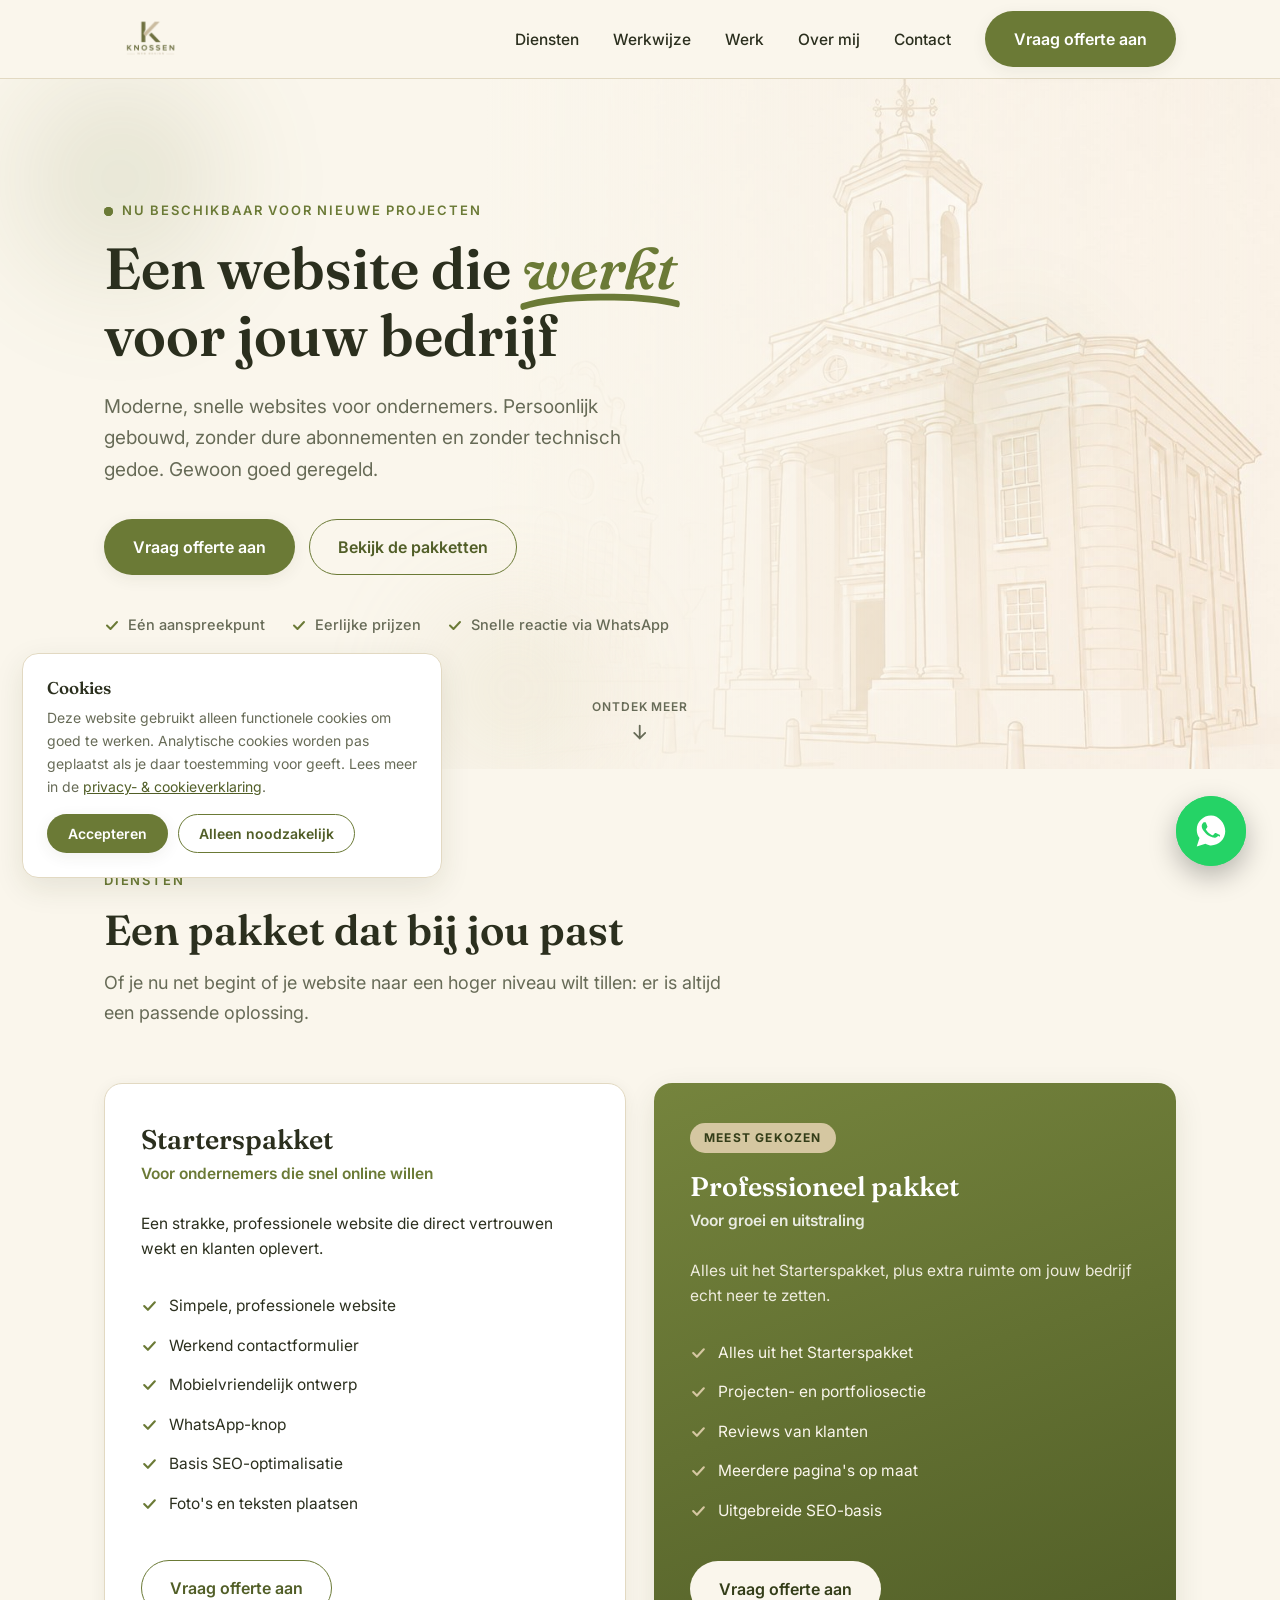
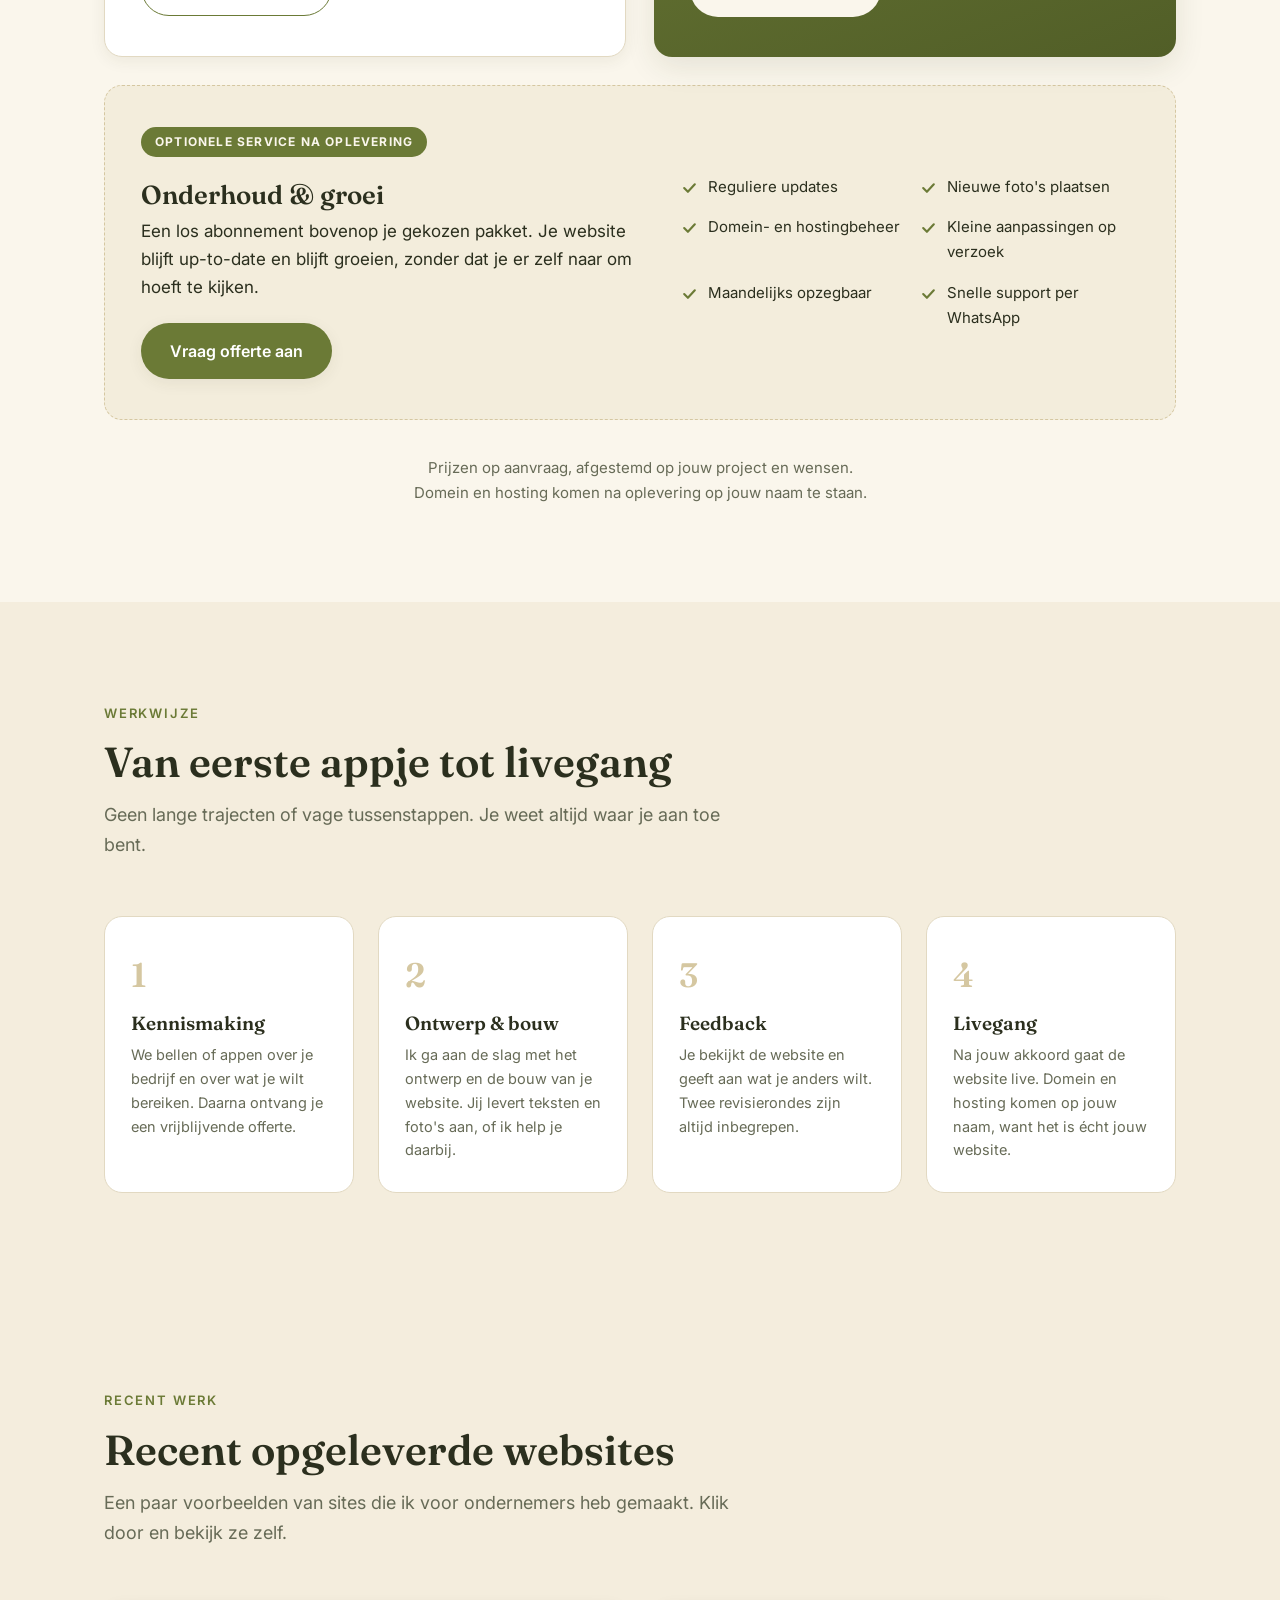
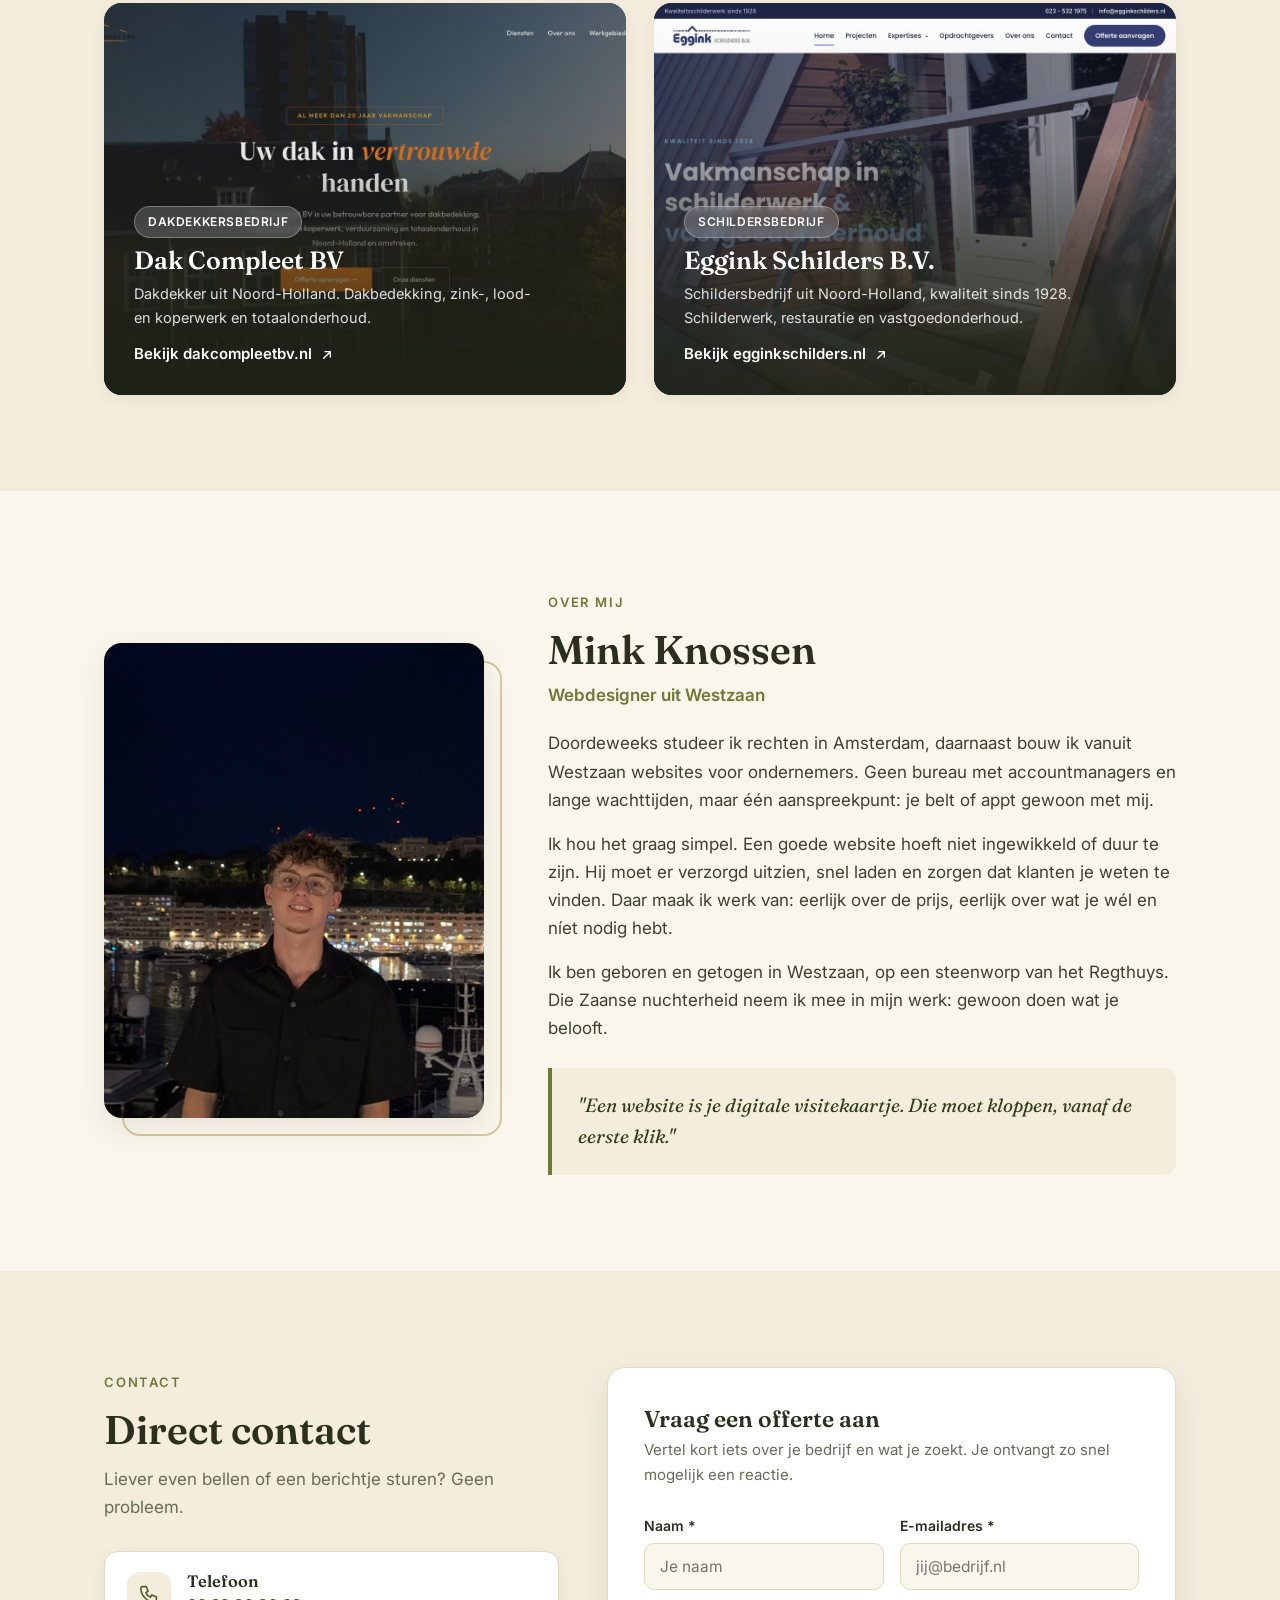
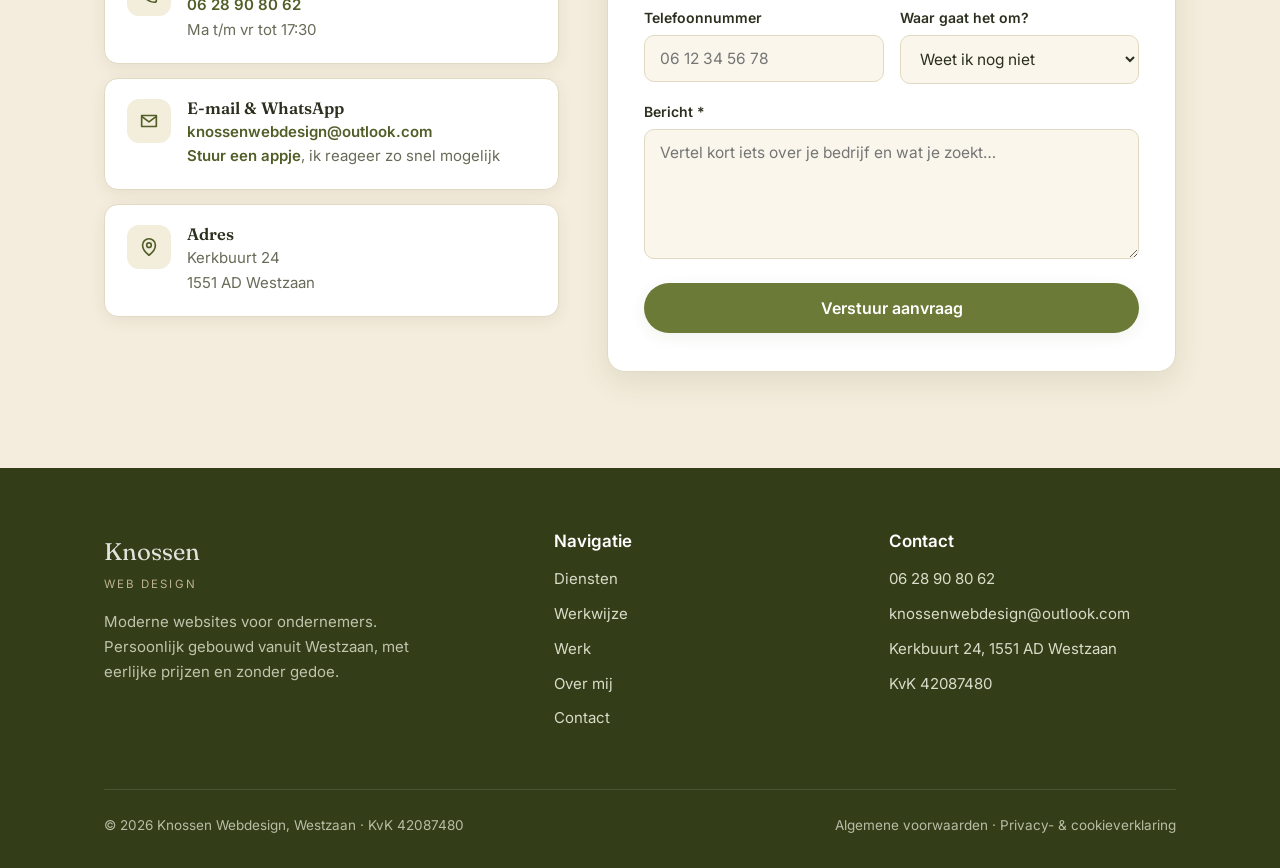
<file: index.html>
<!DOCTYPE html>
<html lang="nl">
<head>
  <meta charset="UTF-8">
  <meta name="viewport" content="width=device-width, initial-scale=1.0">
  <meta name="description" content="Knossen Webdesign: moderne, snelle websites voor ondernemers. Persoonlijk gebouwd vanuit Westzaan, met eerlijke prijzen en één aanspreekpunt.">
  <link rel="canonical" href="https://knossenwebdesign.nl/">
  <title>Knossen Webdesign | Websites voor ondernemers, vanuit Westzaan</title>
  <link rel="icon" type="image/png" href="logo.png">
  <link rel="preconnect" href="https://fonts.googleapis.com">
  <link rel="preconnect" href="https://fonts.gstatic.com" crossorigin>
  <link href="https://fonts.googleapis.com/css2?family=Inter:wght@400;500;600;700&family=Fraunces:ital,opsz,wght@0,9..144,500;0,9..144,600;1,9..144,500&display=swap" rel="stylesheet">
  <link rel="stylesheet" href="style.css">
  <noscript><style>.reveal { opacity: 1; transform: none; }</style></noscript>
  <script type="application/ld+json">
  {
    "@context": "https://schema.org",
    "@graph": [
      {
        "@type": "WebSite",
        "@id": "https://knossenwebdesign.nl/#website",
        "name": "Knossen Webdesign",
        "url": "https://knossenwebdesign.nl",
        "inLanguage": "nl-NL"
      },
      {
        "@type": ["LocalBusiness", "ProfessionalService"],
        "@id": "https://knossenwebdesign.nl/#organization",
        "name": "Knossen Webdesign",
        "url": "https://knossenwebdesign.nl",
        "description": "Moderne, snelle websites voor ondernemers en kleine bedrijven. Persoonlijk contact, eerlijke prijzen en van A tot Z geregeld.",
        "telephone": "+31628908062",
        "email": "knossenwebdesign@outlook.com",
        "image": "https://knossenwebdesign.nl/logo.png",
        "address": {
          "@type": "PostalAddress",
          "streetAddress": "Kerkbuurt 24",
          "addressLocality": "Westzaan",
          "postalCode": "1551 AD",
          "addressCountry": "NL"
        },
        "founder": { "@type": "Person", "name": "Mink Knossen" },
        "areaServed": { "@type": "Country", "name": "Nederland" },
        "openingHours": "Mo-Fr 09:00-17:30",
        "priceRange": "€€",
        "identifier": {
          "@type": "PropertyValue",
          "propertyID": "KvK",
          "value": "42087480"
        }
      }
    ]
  }
  </script>
</head>
<body>

  <!-- ===== Header ===== -->
  <header class="site-header">
    <div class="container nav">
      <a class="nav-logo" href="#" aria-label="Knossen Webdesign, naar boven">
        <img src="logo.png" alt="Knossen Webdesign logo">
      </a>
      <button class="nav-toggle" aria-label="Menu openen" aria-expanded="false">
        <span></span><span></span><span></span>
      </button>
      <ul class="nav-links" id="nav-links">
        <li><a href="#diensten">Diensten</a></li>
        <li><a href="#werkwijze">Werkwijze</a></li>
        <li><a href="#werk">Werk</a></li>
        <li><a href="#over-mij">Over mij</a></li>
        <li><a href="#contact">Contact</a></li>
        <li><a class="btn btn-primary" href="#contact">Vraag offerte aan</a></li>
      </ul>
    </div>
  </header>

  <!-- ===== Hero ===== -->
  <section class="hero">
    <div class="hero-bg" aria-hidden="true"></div>
    <div class="hero-deco" aria-hidden="true">
      <span class="blob blob-1"></span>
      <span class="blob blob-2"></span>
      <span class="blob blob-3"></span>
    </div>
    <div class="container">
      <div class="hero-inner">
        <span class="eyebrow"><span class="status-dot"></span>Nu beschikbaar voor nieuwe projecten</span>
        <h1>Een website die <em>werkt<svg class="onderstreep" viewBox="0 0 200 18" preserveAspectRatio="none" aria-hidden="true"><path d="M3 13 C50 4, 150 4, 197 11" fill="none" stroke="#6B7A36" stroke-width="5" stroke-linecap="round"/></svg></em> voor jouw bedrijf</h1>
        <p class="lead">Moderne, snelle websites voor ondernemers. Persoonlijk gebouwd, zonder dure abonnementen en zonder technisch gedoe. Gewoon goed geregeld.</p>
        <div class="hero-cta">
          <a class="btn btn-primary" href="#contact">Vraag offerte aan</a>
          <a class="btn btn-outline" href="#diensten">Bekijk de pakketten</a>
        </div>
        <ul class="hero-usps">
          <li><svg width="16" height="16" viewBox="0 0 16 16" fill="none"><path d="M3 8.5l3.5 3.5L13 5" stroke="#6B7A36" stroke-width="2" stroke-linecap="round" stroke-linejoin="round"/></svg>Eén aanspreekpunt</li>
          <li><svg width="16" height="16" viewBox="0 0 16 16" fill="none"><path d="M3 8.5l3.5 3.5L13 5" stroke="#6B7A36" stroke-width="2" stroke-linecap="round" stroke-linejoin="round"/></svg>Eerlijke prijzen</li>
          <li><svg width="16" height="16" viewBox="0 0 16 16" fill="none"><path d="M3 8.5l3.5 3.5L13 5" stroke="#6B7A36" stroke-width="2" stroke-linecap="round" stroke-linejoin="round"/></svg>Snelle reactie via WhatsApp</li>
        </ul>
      </div>
    </div>
    <a class="scroll-hint" href="#diensten" aria-label="Scroll naar beneden">
      <span>Ontdek meer</span>
      <svg viewBox="0 0 24 24" fill="none"><path d="M12 5v14M6 13l6 6 6-6" stroke="currentColor" stroke-width="2" stroke-linecap="round" stroke-linejoin="round"/></svg>
    </a>
  </section>

  <!-- ===== Diensten ===== -->
  <section class="section" id="diensten">
    <div class="container">
      <div class="section-head reveal">
        <span class="eyebrow">Diensten</span>
        <h2>Een pakket dat bij jou past</h2>
        <p>Of je nu net begint of je website naar een hoger niveau wilt tillen: er is altijd een passende oplossing.</p>
      </div>

      <div class="pakketten">
        <!-- Starterspakket -->
        <article class="pakket reveal">
          <h3>Starterspakket</h3>
          <p class="pakket-sub">Voor ondernemers die snel online willen</p>
          <p>Een strakke, professionele website die direct vertrouwen wekt en klanten oplevert.</p>
          <ul>
            <li><svg width="17" height="17" viewBox="0 0 16 16" fill="none"><path d="M3 8.5l3.5 3.5L13 5" stroke="#6B7A36" stroke-width="2" stroke-linecap="round" stroke-linejoin="round"/></svg>Simpele, professionele website</li>
            <li><svg width="17" height="17" viewBox="0 0 16 16" fill="none"><path d="M3 8.5l3.5 3.5L13 5" stroke="#6B7A36" stroke-width="2" stroke-linecap="round" stroke-linejoin="round"/></svg>Werkend contactformulier</li>
            <li><svg width="17" height="17" viewBox="0 0 16 16" fill="none"><path d="M3 8.5l3.5 3.5L13 5" stroke="#6B7A36" stroke-width="2" stroke-linecap="round" stroke-linejoin="round"/></svg>Mobielvriendelijk ontwerp</li>
            <li><svg width="17" height="17" viewBox="0 0 16 16" fill="none"><path d="M3 8.5l3.5 3.5L13 5" stroke="#6B7A36" stroke-width="2" stroke-linecap="round" stroke-linejoin="round"/></svg>WhatsApp-knop</li>
            <li><svg width="17" height="17" viewBox="0 0 16 16" fill="none"><path d="M3 8.5l3.5 3.5L13 5" stroke="#6B7A36" stroke-width="2" stroke-linecap="round" stroke-linejoin="round"/></svg>Basis SEO-optimalisatie</li>
            <li><svg width="17" height="17" viewBox="0 0 16 16" fill="none"><path d="M3 8.5l3.5 3.5L13 5" stroke="#6B7A36" stroke-width="2" stroke-linecap="round" stroke-linejoin="round"/></svg>Foto's en teksten plaatsen</li>
          </ul>
          <a class="btn btn-outline" href="#contact" data-pakket="Starterspakket">Vraag offerte aan</a>
        </article>

        <!-- Professioneel pakket -->
        <article class="pakket featured reveal" style="--d:.15s">
          <span class="pakket-badge">Meest gekozen</span>
          <h3>Professioneel pakket</h3>
          <p class="pakket-sub">Voor groei en uitstraling</p>
          <p>Alles uit het Starterspakket, plus extra ruimte om jouw bedrijf echt neer te zetten.</p>
          <ul>
            <li><svg width="17" height="17" viewBox="0 0 16 16" fill="none"><path d="M3 8.5l3.5 3.5L13 5" stroke="#D5C7A1" stroke-width="2" stroke-linecap="round" stroke-linejoin="round"/></svg>Alles uit het Starterspakket</li>
            <li><svg width="17" height="17" viewBox="0 0 16 16" fill="none"><path d="M3 8.5l3.5 3.5L13 5" stroke="#D5C7A1" stroke-width="2" stroke-linecap="round" stroke-linejoin="round"/></svg>Projecten- en portfoliosectie</li>
            <li><svg width="17" height="17" viewBox="0 0 16 16" fill="none"><path d="M3 8.5l3.5 3.5L13 5" stroke="#D5C7A1" stroke-width="2" stroke-linecap="round" stroke-linejoin="round"/></svg>Reviews van klanten</li>
            <li><svg width="17" height="17" viewBox="0 0 16 16" fill="none"><path d="M3 8.5l3.5 3.5L13 5" stroke="#D5C7A1" stroke-width="2" stroke-linecap="round" stroke-linejoin="round"/></svg>Meerdere pagina's op maat</li>
            <li><svg width="17" height="17" viewBox="0 0 16 16" fill="none"><path d="M3 8.5l3.5 3.5L13 5" stroke="#D5C7A1" stroke-width="2" stroke-linecap="round" stroke-linejoin="round"/></svg>Uitgebreide SEO-basis</li>
          </ul>
          <a class="btn" href="#contact" data-pakket="Professioneel pakket">Vraag offerte aan</a>
        </article>
      </div>

      <!-- Onderhoud & groei -->
      <article class="onderhoud reveal">
        <div class="onderhoud-grid">
          <div>
            <span class="pakket-badge">Optionele service na oplevering</span>
            <h3>Onderhoud &amp; groei</h3>
            <p>Een los abonnement bovenop je gekozen pakket. Je website blijft up-to-date en blijft groeien, zonder dat je er zelf naar om hoeft te kijken.</p>
            <a class="btn btn-primary" href="#contact" data-pakket="Onderhoud &amp; groei">Vraag offerte aan</a>
          </div>
          <ul>
            <li><svg width="17" height="17" viewBox="0 0 16 16" fill="none"><path d="M3 8.5l3.5 3.5L13 5" stroke="#6B7A36" stroke-width="2" stroke-linecap="round" stroke-linejoin="round"/></svg>Reguliere updates</li>
            <li><svg width="17" height="17" viewBox="0 0 16 16" fill="none"><path d="M3 8.5l3.5 3.5L13 5" stroke="#6B7A36" stroke-width="2" stroke-linecap="round" stroke-linejoin="round"/></svg>Nieuwe foto's plaatsen</li>
            <li><svg width="17" height="17" viewBox="0 0 16 16" fill="none"><path d="M3 8.5l3.5 3.5L13 5" stroke="#6B7A36" stroke-width="2" stroke-linecap="round" stroke-linejoin="round"/></svg>Domein- en hostingbeheer</li>
            <li><svg width="17" height="17" viewBox="0 0 16 16" fill="none"><path d="M3 8.5l3.5 3.5L13 5" stroke="#6B7A36" stroke-width="2" stroke-linecap="round" stroke-linejoin="round"/></svg>Kleine aanpassingen op verzoek</li>
            <li><svg width="17" height="17" viewBox="0 0 16 16" fill="none"><path d="M3 8.5l3.5 3.5L13 5" stroke="#6B7A36" stroke-width="2" stroke-linecap="round" stroke-linejoin="round"/></svg>Maandelijks opzegbaar</li>
            <li><svg width="17" height="17" viewBox="0 0 16 16" fill="none"><path d="M3 8.5l3.5 3.5L13 5" stroke="#6B7A36" stroke-width="2" stroke-linecap="round" stroke-linejoin="round"/></svg>Snelle support per WhatsApp</li>
          </ul>
        </div>
      </article>

      <p class="diensten-note reveal">Prijzen op aanvraag, afgestemd op jouw project en wensen.<br>Domein en hosting komen na oplevering op jouw naam te staan.</p>
    </div>
  </section>

  <!-- ===== Werkwijze ===== -->
  <section class="section werkwijze" id="werkwijze">
    <div class="container">
      <div class="section-head reveal">
        <span class="eyebrow">Werkwijze</span>
        <h2>Van eerste appje tot livegang</h2>
        <p>Geen lange trajecten of vage tussenstappen. Je weet altijd waar je aan toe bent.</p>
      </div>
      <div class="stappen">
        <div class="stap reveal">
          <span class="stap-num">1</span>
          <h3>Kennismaking</h3>
          <p>We bellen of appen over je bedrijf en over wat je wilt bereiken. Daarna ontvang je een vrijblijvende offerte.</p>
        </div>
        <div class="stap reveal" style="--d:.1s">
          <span class="stap-num">2</span>
          <h3>Ontwerp &amp; bouw</h3>
          <p>Ik ga aan de slag met het ontwerp en de bouw van je website. Jij levert teksten en foto's aan, of ik help je daarbij.</p>
        </div>
        <div class="stap reveal" style="--d:.2s">
          <span class="stap-num">3</span>
          <h3>Feedback</h3>
          <p>Je bekijkt de website en geeft aan wat je anders wilt. Twee revisierondes zijn altijd inbegrepen.</p>
        </div>
        <div class="stap reveal" style="--d:.3s">
          <span class="stap-num">4</span>
          <h3>Livegang</h3>
          <p>Na jouw akkoord gaat de website live. Domein en hosting komen op jouw naam, want het is écht jouw website.</p>
        </div>
      </div>
    </div>
  </section>

  <!-- ===== Recent werk ===== -->
  <section class="section werk" id="werk">
    <div class="container">
      <div class="section-head reveal">
        <span class="eyebrow">Recent werk</span>
        <h2>Recent opgeleverde websites</h2>
        <p>Een paar voorbeelden van sites die ik voor ondernemers heb gemaakt. Klik door en bekijk ze zelf.</p>
      </div>

      <div class="werk-grid">
        <!-- Dak Compleet BV -->
        <a class="werk-kaart reveal" href="https://dakcompleetbv.nl" target="_blank" rel="noopener" aria-label="Bekijk de website van Dak Compleet BV">
          <img class="werk-media" src="werk/dakcompleet-poster.jpg" alt="Website van Dak Compleet BV" loading="lazy">
          <div class="werk-overlay">
            <span class="werk-tag">Dakdekkersbedrijf</span>
            <h3>Dak Compleet BV</h3>
            <p>Dakdekker uit Noord-Holland. Dakbedekking, zink-, lood- en koperwerk en totaalonderhoud.</p>
            <span class="werk-link">Bekijk dakcompleetbv.nl
              <svg width="16" height="16" viewBox="0 0 24 24" fill="none"><path d="M7 17L17 7M17 7H9M17 7v8" stroke="currentColor" stroke-width="2" stroke-linecap="round" stroke-linejoin="round"/></svg>
            </span>
          </div>
        </a>

        <!-- Eggink Schilders -->
        <a class="werk-kaart reveal" style="--d:.15s" href="https://egginkschilders.nl" target="_blank" rel="noopener" aria-label="Bekijk de website van Eggink Schilders B.V.">
          <img class="werk-media" src="werk/eggink.jpg" alt="Website van Eggink Schilders B.V." loading="lazy">
          <div class="werk-overlay">
            <span class="werk-tag">Schildersbedrijf</span>
            <h3>Eggink Schilders B.V.</h3>
            <p>Schildersbedrijf uit Noord-Holland, kwaliteit sinds 1928. Schilderwerk, restauratie en vastgoedonderhoud.</p>
            <span class="werk-link">Bekijk egginkschilders.nl
              <svg width="16" height="16" viewBox="0 0 24 24" fill="none"><path d="M7 17L17 7M17 7H9M17 7v8" stroke="currentColor" stroke-width="2" stroke-linecap="round" stroke-linejoin="round"/></svg>
            </span>
          </div>
        </a>
      </div>
    </div>
  </section>

  <!-- ===== Over mij ===== -->
  <section class="section" id="over-mij">
    <div class="container">
      <div class="over-grid">
        <div class="over-foto reveal">
          <img src="mink-foto.png" alt="Mink Knossen, webdesigner uit Westzaan">
        </div>
        <div class="over-tekst reveal" style="--d:.15s">
          <span class="eyebrow">Over mij</span>
          <h2>Mink Knossen</h2>
          <p class="over-sub">Webdesigner uit Westzaan</p>
          <p>Doordeweeks studeer ik rechten in Amsterdam, daarnaast bouw ik vanuit Westzaan websites voor ondernemers. Geen bureau met accountmanagers en lange wachttijden, maar één aanspreekpunt: je belt of appt gewoon met mij.</p>
          <p>Ik hou het graag simpel. Een goede website hoeft niet ingewikkeld of duur te zijn. Hij moet er verzorgd uitzien, snel laden en zorgen dat klanten je weten te vinden. Daar maak ik werk van: eerlijk over de prijs, eerlijk over wat je wél en níet nodig hebt.</p>
          <p>Ik ben geboren en getogen in Westzaan, op een steenworp van het Regthuys. Die Zaanse nuchterheid neem ik mee in mijn werk: gewoon doen wat je belooft.</p>
          <blockquote class="over-quote">"Een website is je digitale visitekaartje. Die moet kloppen, vanaf de eerste klik."</blockquote>
        </div>
      </div>
    </div>
  </section>

  <!-- ===== Contact ===== -->
  <section class="section contact" id="contact">
    <div class="container">
      <div class="contact-grid">
        <div class="contact-info reveal">
          <span class="eyebrow">Contact</span>
          <h2>Direct contact</h2>
          <p>Liever even bellen of een berichtje sturen? Geen probleem.</p>

          <div class="contact-kaart">
            <div class="icoon">
              <svg width="22" height="22" viewBox="0 0 24 24" fill="none"><path d="M5 4h4l2 5-2.5 1.5a11 11 0 005 5L15 13l5 2v4a2 2 0 01-2 2A16 16 0 013 6a2 2 0 012-2z" stroke="currentColor" stroke-width="1.8" stroke-linecap="round" stroke-linejoin="round"/></svg>
            </div>
            <div>
              <h3>Telefoon</h3>
              <p><a href="tel:+31628908062">06 28 90 80 62</a><br>Ma t/m vr tot 17:30</p>
            </div>
          </div>

          <div class="contact-kaart">
            <div class="icoon">
              <svg width="22" height="22" viewBox="0 0 24 24" fill="none"><path d="M4 6h16v12H4z" stroke="currentColor" stroke-width="1.8" stroke-linejoin="round"/><path d="M4 7l8 6 8-6" stroke="currentColor" stroke-width="1.8" stroke-linecap="round" stroke-linejoin="round"/></svg>
            </div>
            <div>
              <h3>E-mail &amp; WhatsApp</h3>
              <p><a href="mailto:knossenwebdesign@outlook.com">knossenwebdesign@outlook.com</a><br><a href="https://wa.me/31628908062" target="_blank" rel="noopener">Stuur een appje</a>, ik reageer zo snel mogelijk</p>
            </div>
          </div>

          <div class="contact-kaart">
            <div class="icoon">
              <svg width="22" height="22" viewBox="0 0 24 24" fill="none"><path d="M12 21s7-5.5 7-11a7 7 0 10-14 0c0 5.5 7 11 7 11z" stroke="currentColor" stroke-width="1.8" stroke-linejoin="round"/><circle cx="12" cy="10" r="2.5" stroke="currentColor" stroke-width="1.8"/></svg>
            </div>
            <div>
              <h3>Adres</h3>
              <p>Kerkbuurt 24<br>1551 AD Westzaan</p>
            </div>
          </div>
        </div>

        <!-- Formulier -->
        <form class="formulier reveal" style="--d:.15s" id="contact-formulier" action="https://api.web3forms.com/submit" method="POST">
          <h3>Vraag een offerte aan</h3>
          <p>Vertel kort iets over je bedrijf en wat je zoekt. Je ontvangt zo snel mogelijk een reactie.</p>

          <input type="hidden" name="access_key" value="86bcafce-936d-4777-a50f-92cd12bbaa8e">
          <input type="hidden" name="subject" value="Nieuwe offerteaanvraag via knossenwebdesign.nl">
          <input type="hidden" name="from_name" value="Knossen Webdesign website">
          <input type="checkbox" name="botcheck" style="display:none" tabindex="-1" autocomplete="off">

          <div class="form-rij">
            <div class="veld">
              <label for="naam">Naam *</label>
              <input type="text" id="naam" name="naam" required autocomplete="name" placeholder="Je naam">
            </div>
            <div class="veld">
              <label for="email">E-mailadres *</label>
              <input type="email" id="email" name="email" required autocomplete="email" placeholder="jij@bedrijf.nl">
            </div>
          </div>
          <div class="form-rij">
            <div class="veld">
              <label for="telefoon">Telefoonnummer</label>
              <input type="tel" id="telefoon" name="telefoon" autocomplete="tel" placeholder="06 12 34 56 78">
            </div>
            <div class="veld">
              <label for="pakket">Waar gaat het om?</label>
              <select id="pakket" name="pakket">
                <option value="Weet ik nog niet">Weet ik nog niet</option>
                <option value="Starterspakket">Starterspakket</option>
                <option value="Professioneel pakket">Professioneel pakket</option>
                <option value="Onderhoud & groei">Onderhoud &amp; groei</option>
                <option value="Iets anders">Iets anders</option>
              </select>
            </div>
          </div>
          <div class="veld">
            <label for="bericht">Bericht *</label>
            <textarea id="bericht" name="bericht" required placeholder="Vertel kort iets over je bedrijf en wat je zoekt…"></textarea>
          </div>
          <button class="btn btn-primary" type="submit">Verstuur aanvraag</button>
          <p class="form-status" id="form-status" role="status"></p>
        </form>
      </div>
    </div>
  </section>

  <!-- ===== Footer ===== -->
  <footer class="site-footer">
    <div class="container">
      <div class="footer-grid">
        <div class="footer-merk">
          <p class="merknaam">Knossen</p>
          <p class="merksub">Web Design</p>
          <p>Moderne websites voor ondernemers. Persoonlijk gebouwd vanuit Westzaan, met eerlijke prijzen en zonder gedoe.</p>
        </div>
        <div>
          <h3>Navigatie</h3>
          <ul>
            <li><a href="#diensten">Diensten</a></li>
            <li><a href="#werkwijze">Werkwijze</a></li>
            <li><a href="#werk">Werk</a></li>
            <li><a href="#over-mij">Over mij</a></li>
            <li><a href="#contact">Contact</a></li>
          </ul>
        </div>
        <div>
          <h3>Contact</h3>
          <ul>
            <li><a href="tel:+31628908062">06 28 90 80 62</a></li>
            <li><a href="mailto:knossenwebdesign@outlook.com">knossenwebdesign@outlook.com</a></li>
            <li>Kerkbuurt 24, 1551 AD Westzaan</li>
            <li>KvK 42087480</li>
          </ul>
        </div>
      </div>
      <div class="footer-bottom">
        <span>© 2026 Knossen Webdesign, Westzaan · KvK 42087480</span>
        <span>
          <a href="algemene-voorwaarden.html">Algemene voorwaarden</a> ·
          <a href="privacy-en-cookies.html">Privacy- &amp; cookieverklaring</a>
        </span>
      </div>
    </div>
  </footer>

  <!-- ===== WhatsApp-knop ===== -->
  <a class="wa-float" href="https://wa.me/31628908062?text=Hoi%20Mink%2C%20ik%20heb%20een%20vraag%20over%20een%20website." target="_blank" rel="noopener" aria-label="Stuur een WhatsApp-bericht">
    <svg viewBox="0 0 32 32" fill="#fff"><path d="M16 3C9.4 3 4 8.3 4 14.9c0 2.6.8 5 2.3 7L4 29l7.3-2.3c1.9 1 3.9 1.5 4.7 1.5 6.6 0 12-5.3 12-11.9S22.6 3 16 3zm5.9 16.9c-.3.8-1.5 1.5-2.4 1.7-.6.1-1.4.2-4.1-.9-3.4-1.4-5.6-4.9-5.8-5.1-.2-.2-1.4-1.9-1.4-3.6s.9-2.5 1.2-2.9c.3-.3.7-.4.9-.4h.7c.2 0 .5-.1.8.6l1.1 2.7c.1.2.2.4 0 .7l-.4.7-.6.6c-.2.2-.4.4-.2.8.2.3 1 1.7 2.2 2.7 1.5 1.4 2.8 1.8 3.2 2 .4.2.6.1.8-.1l1.3-1.5c.3-.4.5-.3.9-.2l2.6 1.2c.4.2.7.3.8.5.1.1.1.8-.2 1.5z"/></svg>
  </a>

  <!-- ===== Cookiebanner ===== -->
  <div class="cookie-banner" id="cookie-banner" role="dialog" aria-label="Cookievoorkeuren">
    <h3>Cookies</h3>
    <p>Deze website gebruikt alleen functionele cookies om goed te werken. Analytische cookies worden pas geplaatst als je daar toestemming voor geeft. Lees meer in de <a href="privacy-en-cookies.html">privacy- &amp; cookieverklaring</a>.</p>
    <div class="cookie-knoppen">
      <button class="btn btn-primary" id="cookie-accepteer">Accepteren</button>
      <button class="btn btn-outline" id="cookie-weiger">Alleen noodzakelijk</button>
    </div>
  </div>

  <script>
    // Mobiel menu
    const toggle = document.querySelector('.nav-toggle');
    const links = document.getElementById('nav-links');
    toggle.addEventListener('click', () => {
      const open = links.classList.toggle('open');
      toggle.setAttribute('aria-expanded', open);
    });
    links.querySelectorAll('a').forEach(a => a.addEventListener('click', () => {
      links.classList.remove('open');
      toggle.setAttribute('aria-expanded', 'false');
    }));

    // "Vraag offerte aan"-knoppen vullen het pakket alvast in
    document.querySelectorAll('[data-pakket]').forEach(btn => {
      btn.addEventListener('click', () => {
        const select = document.getElementById('pakket');
        const waarde = btn.getAttribute('data-pakket').replace('&amp;', '&');
        [...select.options].forEach(o => { if (o.value === waarde) select.value = waarde; });
      });
    });

    // Formulier versturen via Web3Forms
    const formulier = document.getElementById('contact-formulier');
    const status = document.getElementById('form-status');
    formulier.addEventListener('submit', async (e) => {
      e.preventDefault();
      const knop = formulier.querySelector('button[type=submit]');
      knop.disabled = true;
      knop.textContent = 'Versturen…';
      status.className = 'form-status';
      try {
        const reactie = await fetch(formulier.action, {
          method: 'POST',
          body: new FormData(formulier),
          headers: { 'Accept': 'application/json' }
        });
        if (reactie.ok) {
          status.textContent = 'Bedankt voor je bericht! Ik neem zo snel mogelijk contact met je op.';
          status.classList.add('ok');
          formulier.reset();
        } else { throw new Error(); }
      } catch {
        status.textContent = 'Er ging iets mis bij het versturen. Mail gerust naar knossenwebdesign@outlook.com of stuur een appje.';
        status.classList.add('fout');
      }
      knop.disabled = false;
      knop.textContent = 'Verstuur aanvraag';
    });

    // Header krijgt schaduw + krimpt zodra je scrolt, Regthuys beweegt licht mee
    const header = document.querySelector('.site-header');
    const heroBg = document.querySelector('.hero-bg');
    const beweegMinder = window.matchMedia('(prefers-reduced-motion: reduce)').matches;
    let tikt = false;
    function opScroll() {
      const y = window.scrollY;
      header.classList.toggle('gescrolld', y > 20);
      if (heroBg && !beweegMinder && y < window.innerHeight) {
        heroBg.style.transform = 'translate3d(0,' + (y * 0.18) + 'px,0)';
      }
      tikt = false;
    }
    window.addEventListener('scroll', () => {
      if (!tikt) { requestAnimationFrame(opScroll); tikt = true; }
    }, { passive: true });
    opScroll();

    // Secties in beeld laten schuiven tijdens het scrollen
    const kijker = new IntersectionObserver((entries) => {
      entries.forEach(entry => {
        if (entry.isIntersecting) {
          entry.target.classList.add('in-beeld');
          kijker.unobserve(entry.target);
        }
      });
    }, { threshold: 0.15, rootMargin: '0px 0px -40px 0px' });
    document.querySelectorAll('.reveal').forEach(el => kijker.observe(el));

    // Cookiebanner
    const banner = document.getElementById('cookie-banner');
    if (!localStorage.getItem('cookie_consent')) {
      banner.classList.add('zichtbaar');
    }
    document.getElementById('cookie-accepteer').addEventListener('click', () => {
      localStorage.setItem('cookie_consent', 'alle');
      banner.classList.remove('zichtbaar');
    });
    document.getElementById('cookie-weiger').addEventListener('click', () => {
      localStorage.setItem('cookie_consent', 'noodzakelijk');
      banner.classList.remove('zichtbaar');
    });
  </script>
</body>
</html>
</file>
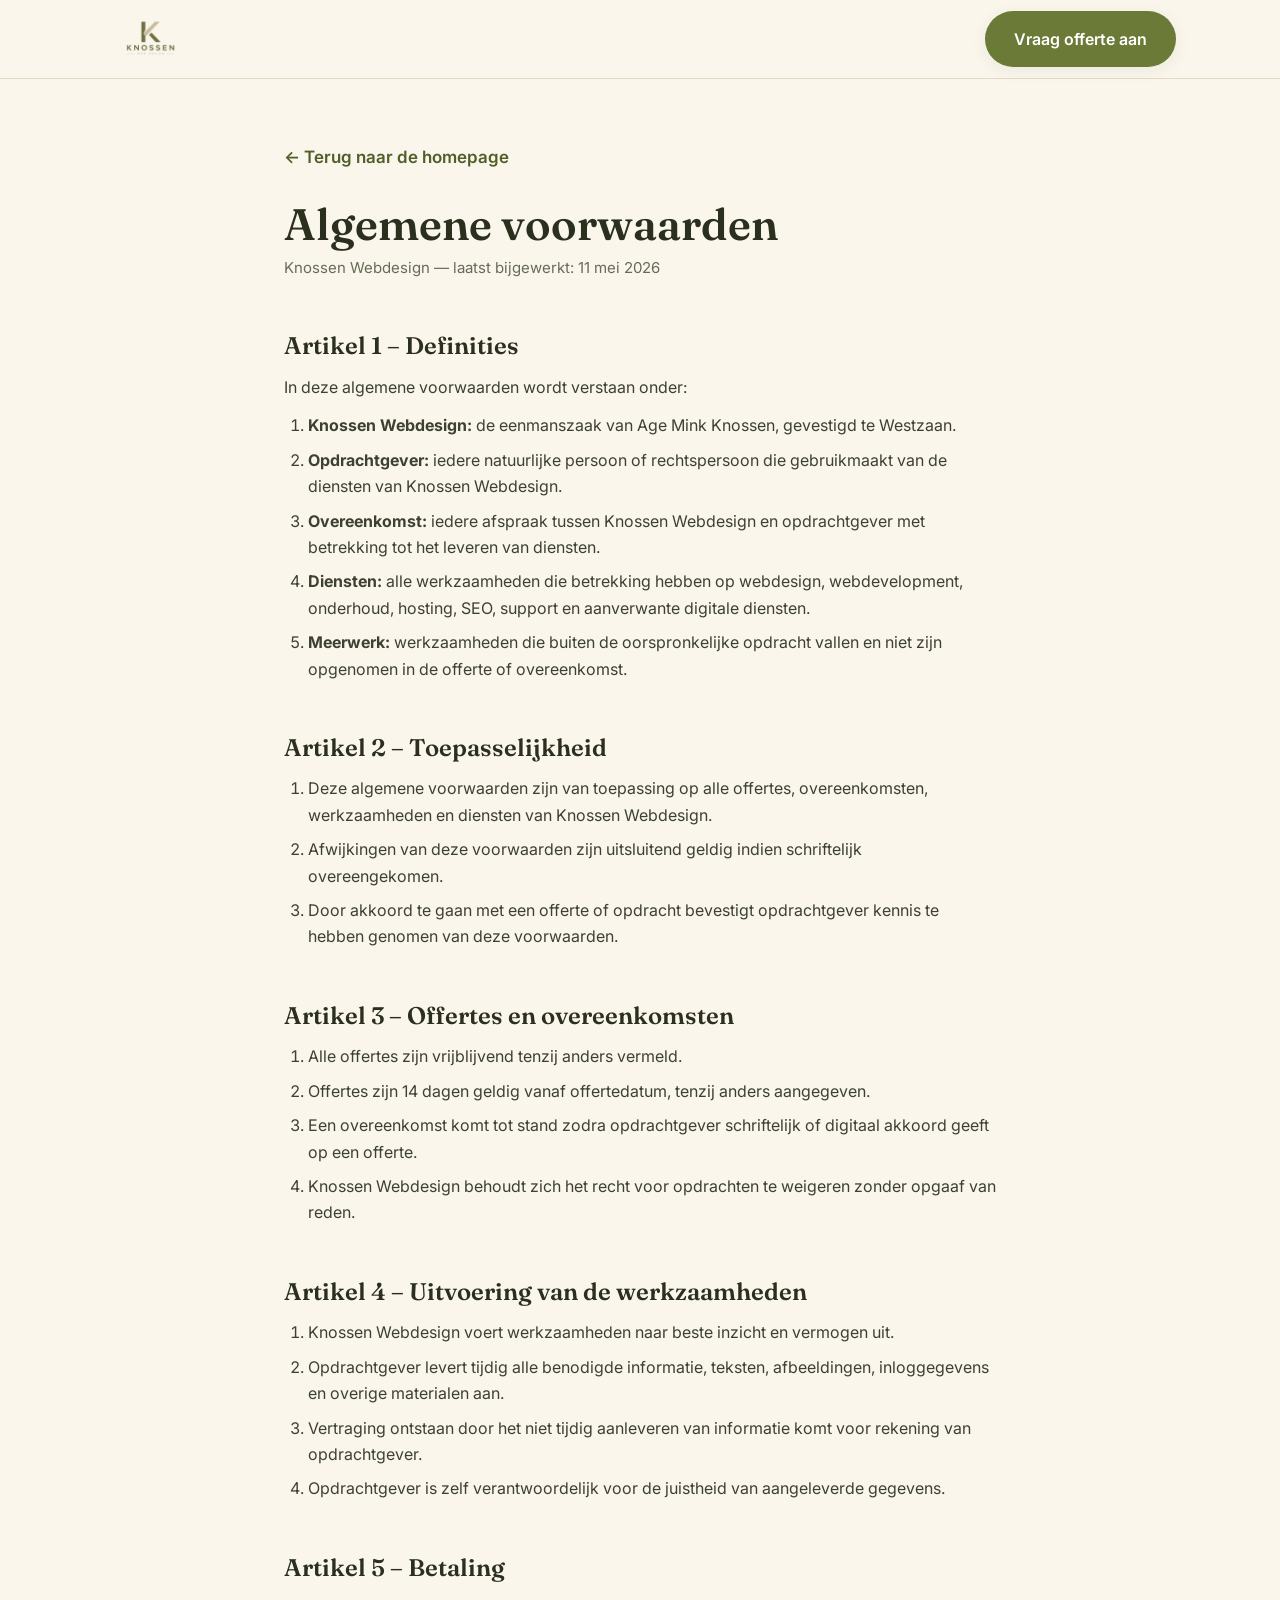
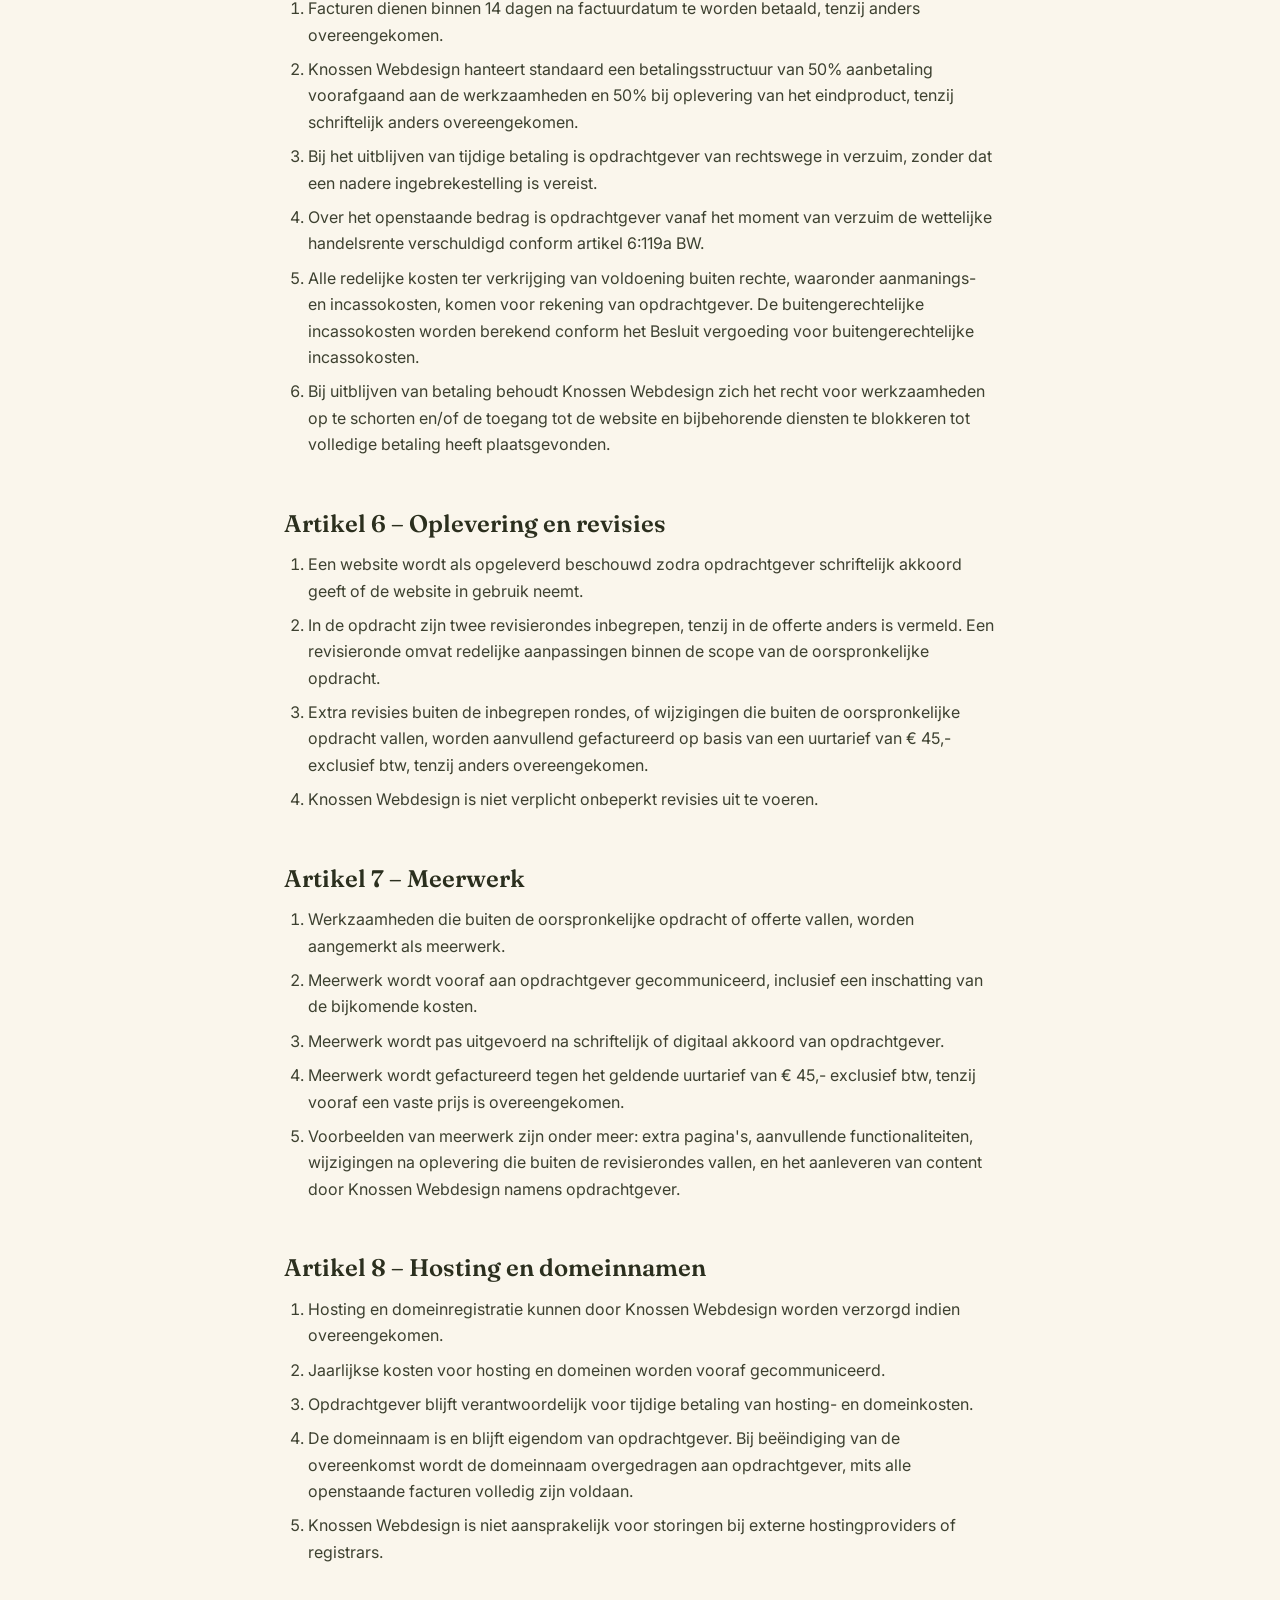
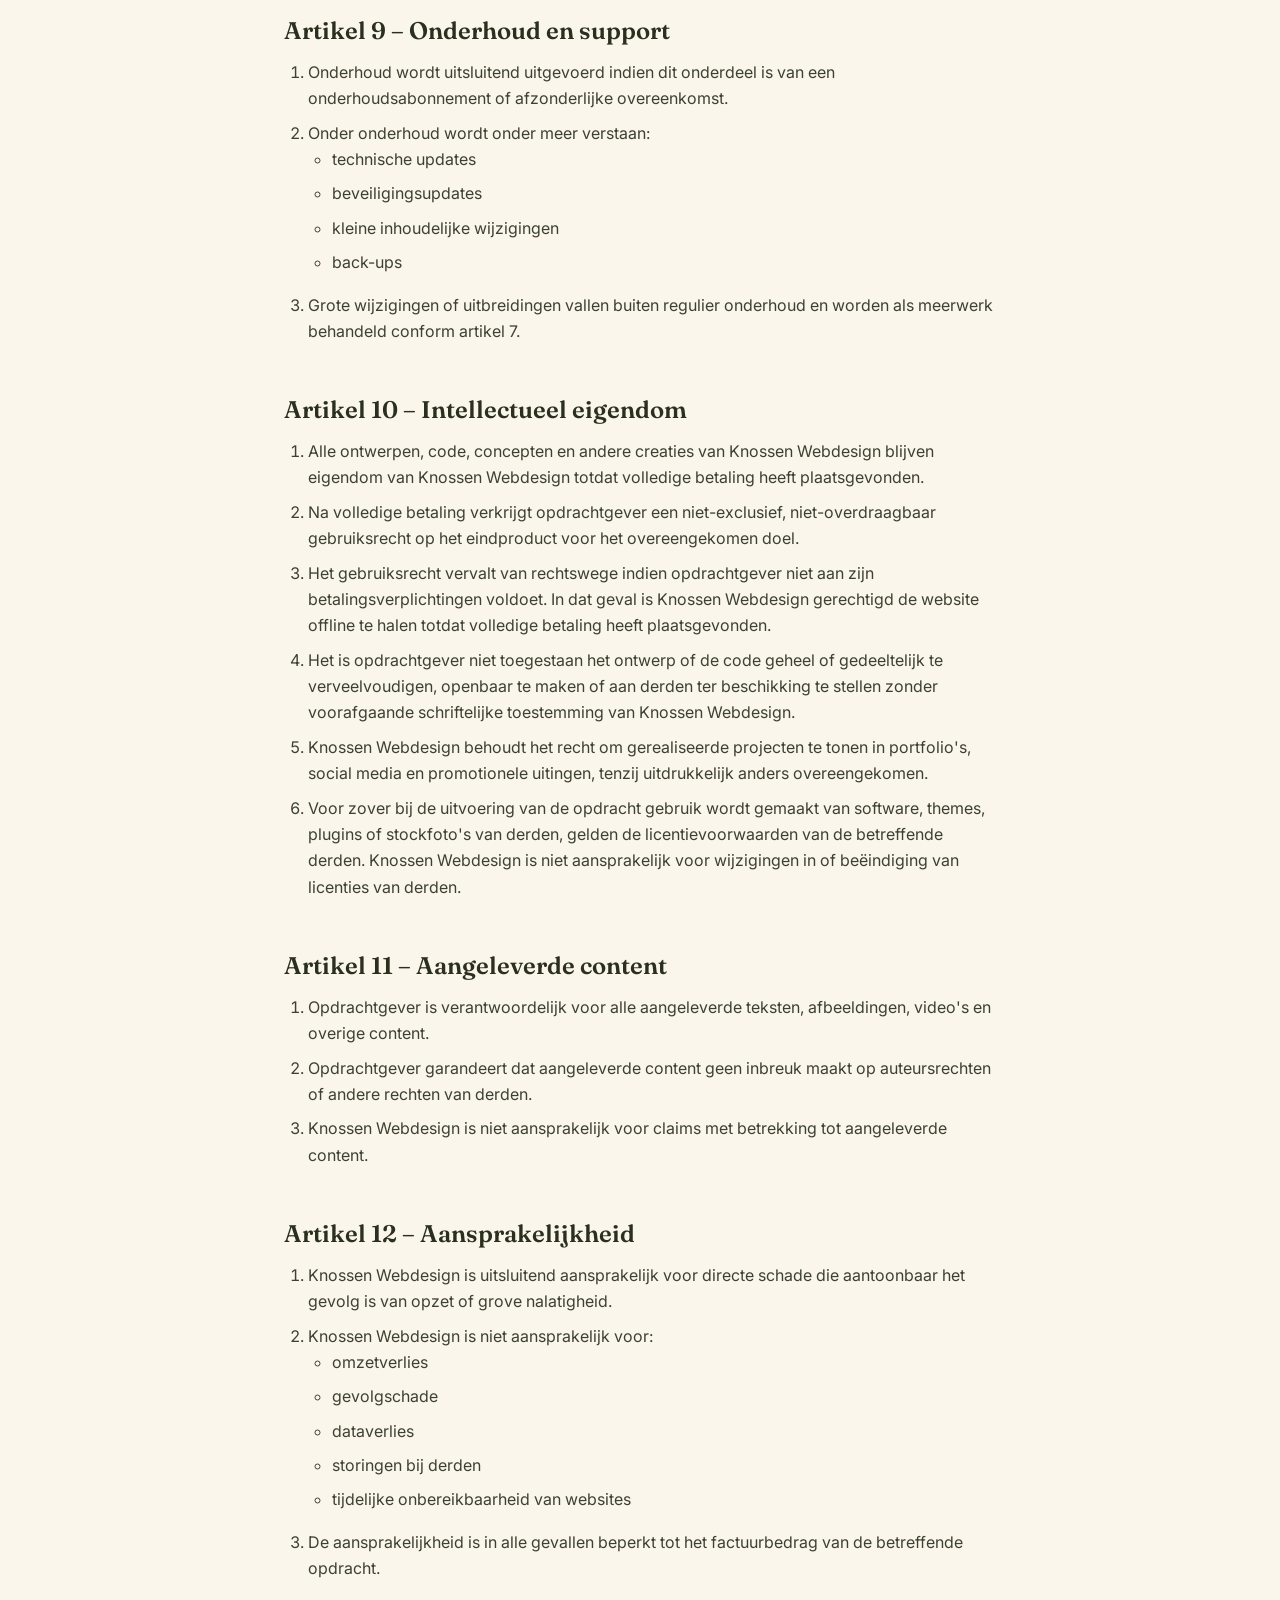
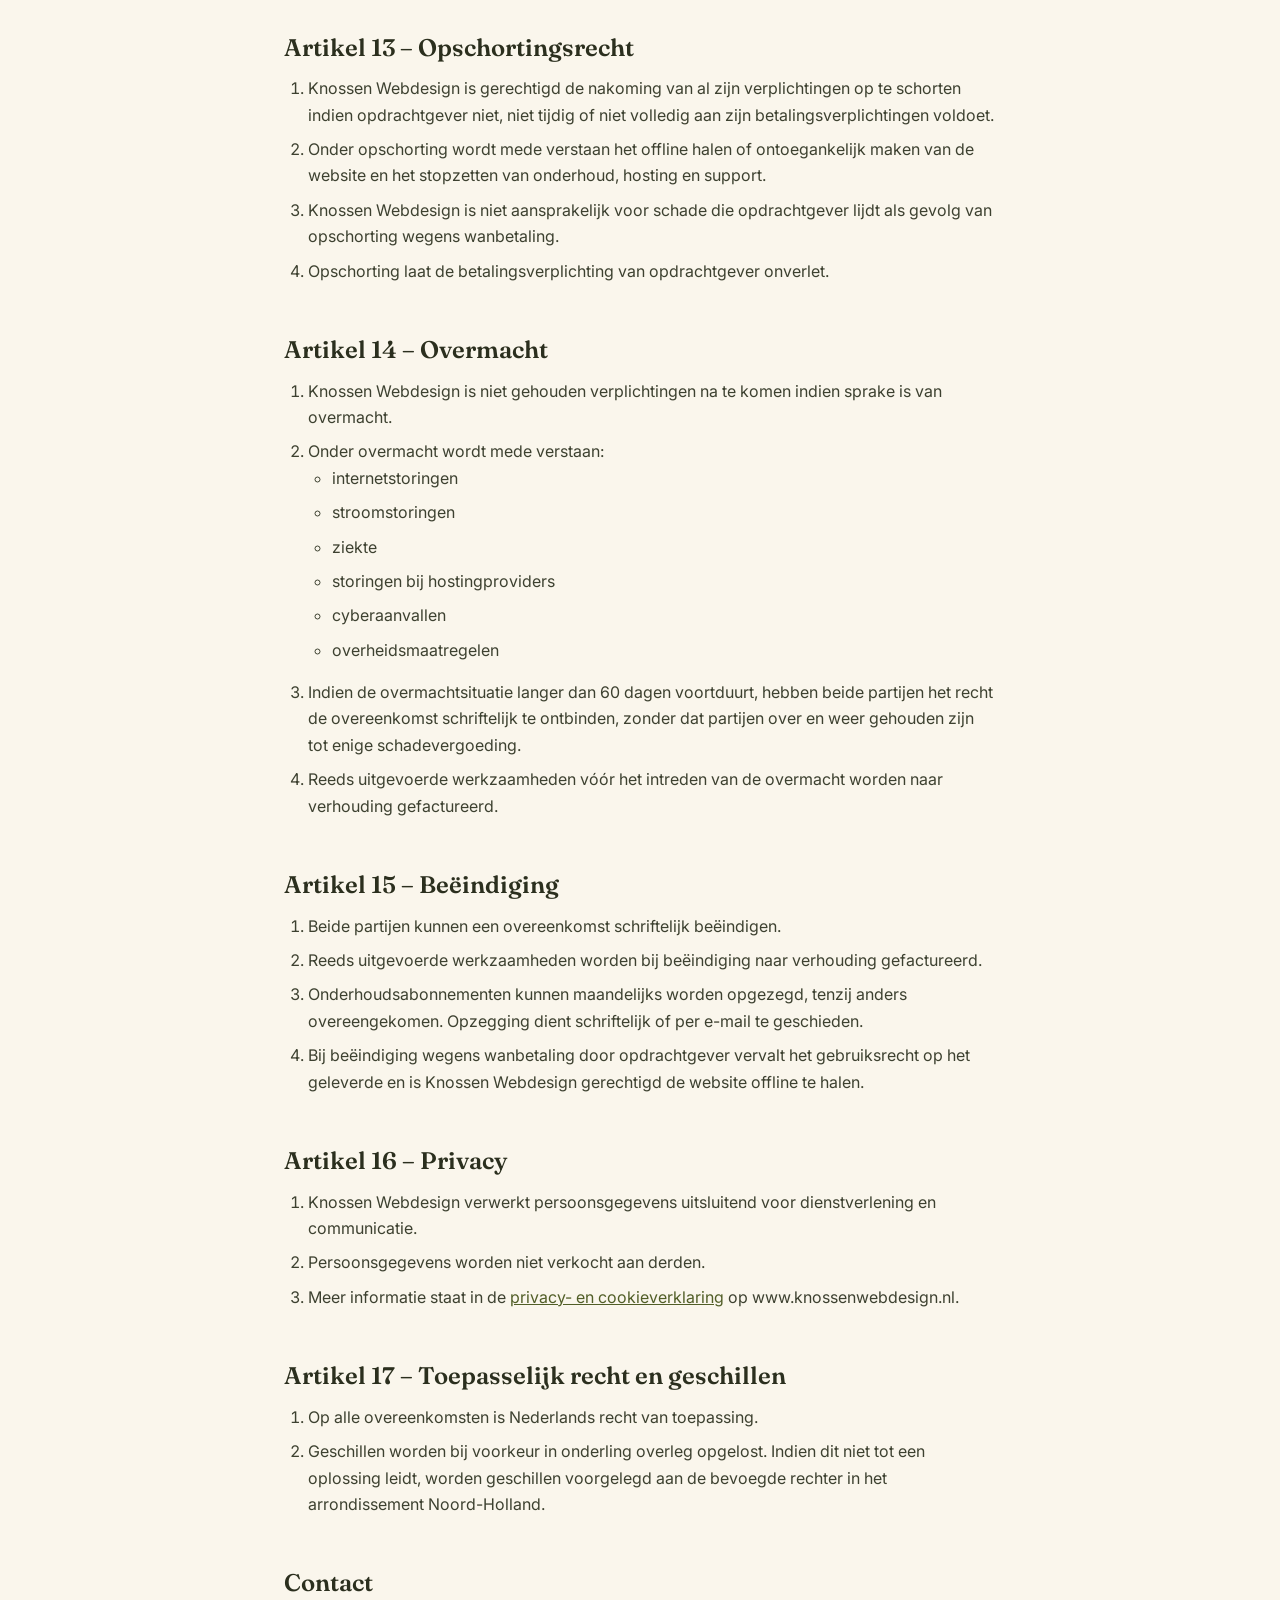
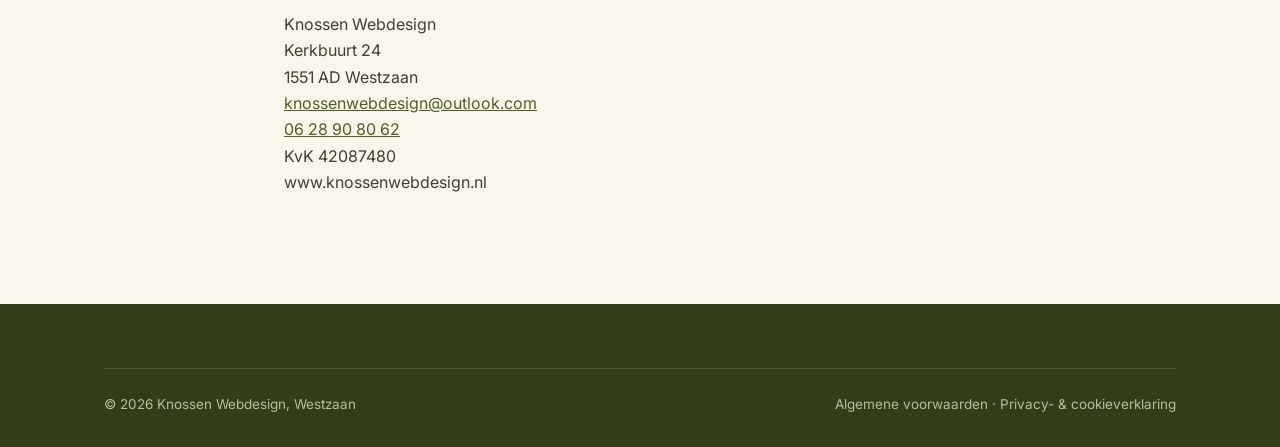
<file: algemene-voorwaarden.html>
<!DOCTYPE html>
<html lang="nl">
<head>
  <meta charset="UTF-8">
  <meta name="viewport" content="width=device-width, initial-scale=1.0">
  <meta name="description" content="Algemene voorwaarden van Knossen Webdesign, gevestigd te Westzaan.">
  <link rel="canonical" href="https://knossenwebdesign.nl/algemene-voorwaarden.html">
  <title>Algemene voorwaarden — Knossen Webdesign</title>
  <link rel="icon" type="image/png" href="logo.png">
  <link rel="preconnect" href="https://fonts.googleapis.com">
  <link rel="preconnect" href="https://fonts.gstatic.com" crossorigin>
  <link href="https://fonts.googleapis.com/css2?family=Inter:wght@400;500;600;700&family=Fraunces:opsz,wght@9..144,500;9..144,600&display=swap" rel="stylesheet">
  <link rel="stylesheet" href="style.css">
</head>
<body>

  <header class="site-header">
    <div class="container nav">
      <a class="nav-logo" href="index.html" aria-label="Knossen Webdesign — naar home">
        <img src="logo.png" alt="Knossen Webdesign logo">
      </a>
      <ul class="nav-links">
        <li><a class="btn btn-primary" href="index.html#contact">Vraag offerte aan</a></li>
      </ul>
    </div>
  </header>

  <main class="juridisch">
    <a class="terug" href="index.html">← Terug naar de homepage</a>
    <h1>Algemene voorwaarden</h1>
    <p class="bijgewerkt">Knossen Webdesign — laatst bijgewerkt: 11 mei 2026</p>

    <h2>Artikel 1 – Definities</h2>
    <p>In deze algemene voorwaarden wordt verstaan onder:</p>
    <ol>
      <li><strong>Knossen Webdesign:</strong> de eenmanszaak van Age Mink Knossen, gevestigd te Westzaan.</li>
      <li><strong>Opdrachtgever:</strong> iedere natuurlijke persoon of rechtspersoon die gebruikmaakt van de diensten van Knossen Webdesign.</li>
      <li><strong>Overeenkomst:</strong> iedere afspraak tussen Knossen Webdesign en opdrachtgever met betrekking tot het leveren van diensten.</li>
      <li><strong>Diensten:</strong> alle werkzaamheden die betrekking hebben op webdesign, webdevelopment, onderhoud, hosting, SEO, support en aanverwante digitale diensten.</li>
      <li><strong>Meerwerk:</strong> werkzaamheden die buiten de oorspronkelijke opdracht vallen en niet zijn opgenomen in de offerte of overeenkomst.</li>
    </ol>

    <h2>Artikel 2 – Toepasselijkheid</h2>
    <ol>
      <li>Deze algemene voorwaarden zijn van toepassing op alle offertes, overeenkomsten, werkzaamheden en diensten van Knossen Webdesign.</li>
      <li>Afwijkingen van deze voorwaarden zijn uitsluitend geldig indien schriftelijk overeengekomen.</li>
      <li>Door akkoord te gaan met een offerte of opdracht bevestigt opdrachtgever kennis te hebben genomen van deze voorwaarden.</li>
    </ol>

    <h2>Artikel 3 – Offertes en overeenkomsten</h2>
    <ol>
      <li>Alle offertes zijn vrijblijvend tenzij anders vermeld.</li>
      <li>Offertes zijn 14 dagen geldig vanaf offertedatum, tenzij anders aangegeven.</li>
      <li>Een overeenkomst komt tot stand zodra opdrachtgever schriftelijk of digitaal akkoord geeft op een offerte.</li>
      <li>Knossen Webdesign behoudt zich het recht voor opdrachten te weigeren zonder opgaaf van reden.</li>
    </ol>

    <h2>Artikel 4 – Uitvoering van de werkzaamheden</h2>
    <ol>
      <li>Knossen Webdesign voert werkzaamheden naar beste inzicht en vermogen uit.</li>
      <li>Opdrachtgever levert tijdig alle benodigde informatie, teksten, afbeeldingen, inloggegevens en overige materialen aan.</li>
      <li>Vertraging ontstaan door het niet tijdig aanleveren van informatie komt voor rekening van opdrachtgever.</li>
      <li>Opdrachtgever is zelf verantwoordelijk voor de juistheid van aangeleverde gegevens.</li>
    </ol>

    <h2>Artikel 5 – Betaling</h2>
    <ol>
      <li>Facturen dienen binnen 14 dagen na factuurdatum te worden betaald, tenzij anders overeengekomen.</li>
      <li>Knossen Webdesign hanteert standaard een betalingsstructuur van 50% aanbetaling voorafgaand aan de werkzaamheden en 50% bij oplevering van het eindproduct, tenzij schriftelijk anders overeengekomen.</li>
      <li>Bij het uitblijven van tijdige betaling is opdrachtgever van rechtswege in verzuim, zonder dat een nadere ingebrekestelling is vereist.</li>
      <li>Over het openstaande bedrag is opdrachtgever vanaf het moment van verzuim de wettelijke handelsrente verschuldigd conform artikel 6:119a BW.</li>
      <li>Alle redelijke kosten ter verkrijging van voldoening buiten rechte, waaronder aanmanings- en incassokosten, komen voor rekening van opdrachtgever. De buitengerechtelijke incassokosten worden berekend conform het Besluit vergoeding voor buitengerechtelijke incassokosten.</li>
      <li>Bij uitblijven van betaling behoudt Knossen Webdesign zich het recht voor werkzaamheden op te schorten en/of de toegang tot de website en bijbehorende diensten te blokkeren tot volledige betaling heeft plaatsgevonden.</li>
    </ol>

    <h2>Artikel 6 – Oplevering en revisies</h2>
    <ol>
      <li>Een website wordt als opgeleverd beschouwd zodra opdrachtgever schriftelijk akkoord geeft of de website in gebruik neemt.</li>
      <li>In de opdracht zijn twee revisierondes inbegrepen, tenzij in de offerte anders is vermeld. Een revisieronde omvat redelijke aanpassingen binnen de scope van de oorspronkelijke opdracht.</li>
      <li>Extra revisies buiten de inbegrepen rondes, of wijzigingen die buiten de oorspronkelijke opdracht vallen, worden aanvullend gefactureerd op basis van een uurtarief van € 45,- exclusief btw, tenzij anders overeengekomen.</li>
      <li>Knossen Webdesign is niet verplicht onbeperkt revisies uit te voeren.</li>
    </ol>

    <h2>Artikel 7 – Meerwerk</h2>
    <ol>
      <li>Werkzaamheden die buiten de oorspronkelijke opdracht of offerte vallen, worden aangemerkt als meerwerk.</li>
      <li>Meerwerk wordt vooraf aan opdrachtgever gecommuniceerd, inclusief een inschatting van de bijkomende kosten.</li>
      <li>Meerwerk wordt pas uitgevoerd na schriftelijk of digitaal akkoord van opdrachtgever.</li>
      <li>Meerwerk wordt gefactureerd tegen het geldende uurtarief van € 45,- exclusief btw, tenzij vooraf een vaste prijs is overeengekomen.</li>
      <li>Voorbeelden van meerwerk zijn onder meer: extra pagina's, aanvullende functionaliteiten, wijzigingen na oplevering die buiten de revisierondes vallen, en het aanleveren van content door Knossen Webdesign namens opdrachtgever.</li>
    </ol>

    <h2>Artikel 8 – Hosting en domeinnamen</h2>
    <ol>
      <li>Hosting en domeinregistratie kunnen door Knossen Webdesign worden verzorgd indien overeengekomen.</li>
      <li>Jaarlijkse kosten voor hosting en domeinen worden vooraf gecommuniceerd.</li>
      <li>Opdrachtgever blijft verantwoordelijk voor tijdige betaling van hosting- en domeinkosten.</li>
      <li>De domeinnaam is en blijft eigendom van opdrachtgever. Bij beëindiging van de overeenkomst wordt de domeinnaam overgedragen aan opdrachtgever, mits alle openstaande facturen volledig zijn voldaan.</li>
      <li>Knossen Webdesign is niet aansprakelijk voor storingen bij externe hostingproviders of registrars.</li>
    </ol>

    <h2>Artikel 9 – Onderhoud en support</h2>
    <ol>
      <li>Onderhoud wordt uitsluitend uitgevoerd indien dit onderdeel is van een onderhoudsabonnement of afzonderlijke overeenkomst.</li>
      <li>Onder onderhoud wordt onder meer verstaan:
        <ul>
          <li>technische updates</li>
          <li>beveiligingsupdates</li>
          <li>kleine inhoudelijke wijzigingen</li>
          <li>back-ups</li>
        </ul>
      </li>
      <li>Grote wijzigingen of uitbreidingen vallen buiten regulier onderhoud en worden als meerwerk behandeld conform artikel 7.</li>
    </ol>

    <h2>Artikel 10 – Intellectueel eigendom</h2>
    <ol>
      <li>Alle ontwerpen, code, concepten en andere creaties van Knossen Webdesign blijven eigendom van Knossen Webdesign totdat volledige betaling heeft plaatsgevonden.</li>
      <li>Na volledige betaling verkrijgt opdrachtgever een niet-exclusief, niet-overdraagbaar gebruiksrecht op het eindproduct voor het overeengekomen doel.</li>
      <li>Het gebruiksrecht vervalt van rechtswege indien opdrachtgever niet aan zijn betalingsverplichtingen voldoet. In dat geval is Knossen Webdesign gerechtigd de website offline te halen totdat volledige betaling heeft plaatsgevonden.</li>
      <li>Het is opdrachtgever niet toegestaan het ontwerp of de code geheel of gedeeltelijk te verveelvoudigen, openbaar te maken of aan derden ter beschikking te stellen zonder voorafgaande schriftelijke toestemming van Knossen Webdesign.</li>
      <li>Knossen Webdesign behoudt het recht om gerealiseerde projecten te tonen in portfolio's, social media en promotionele uitingen, tenzij uitdrukkelijk anders overeengekomen.</li>
      <li>Voor zover bij de uitvoering van de opdracht gebruik wordt gemaakt van software, themes, plugins of stockfoto's van derden, gelden de licentievoorwaarden van de betreffende derden. Knossen Webdesign is niet aansprakelijk voor wijzigingen in of beëindiging van licenties van derden.</li>
    </ol>

    <h2>Artikel 11 – Aangeleverde content</h2>
    <ol>
      <li>Opdrachtgever is verantwoordelijk voor alle aangeleverde teksten, afbeeldingen, video's en overige content.</li>
      <li>Opdrachtgever garandeert dat aangeleverde content geen inbreuk maakt op auteursrechten of andere rechten van derden.</li>
      <li>Knossen Webdesign is niet aansprakelijk voor claims met betrekking tot aangeleverde content.</li>
    </ol>

    <h2>Artikel 12 – Aansprakelijkheid</h2>
    <ol>
      <li>Knossen Webdesign is uitsluitend aansprakelijk voor directe schade die aantoonbaar het gevolg is van opzet of grove nalatigheid.</li>
      <li>Knossen Webdesign is niet aansprakelijk voor:
        <ul>
          <li>omzetverlies</li>
          <li>gevolgschade</li>
          <li>dataverlies</li>
          <li>storingen bij derden</li>
          <li>tijdelijke onbereikbaarheid van websites</li>
        </ul>
      </li>
      <li>De aansprakelijkheid is in alle gevallen beperkt tot het factuurbedrag van de betreffende opdracht.</li>
    </ol>

    <h2>Artikel 13 – Opschortingsrecht</h2>
    <ol>
      <li>Knossen Webdesign is gerechtigd de nakoming van al zijn verplichtingen op te schorten indien opdrachtgever niet, niet tijdig of niet volledig aan zijn betalingsverplichtingen voldoet.</li>
      <li>Onder opschorting wordt mede verstaan het offline halen of ontoegankelijk maken van de website en het stopzetten van onderhoud, hosting en support.</li>
      <li>Knossen Webdesign is niet aansprakelijk voor schade die opdrachtgever lijdt als gevolg van opschorting wegens wanbetaling.</li>
      <li>Opschorting laat de betalingsverplichting van opdrachtgever onverlet.</li>
    </ol>

    <h2>Artikel 14 – Overmacht</h2>
    <ol>
      <li>Knossen Webdesign is niet gehouden verplichtingen na te komen indien sprake is van overmacht.</li>
      <li>Onder overmacht wordt mede verstaan:
        <ul>
          <li>internetstoringen</li>
          <li>stroomstoringen</li>
          <li>ziekte</li>
          <li>storingen bij hostingproviders</li>
          <li>cyberaanvallen</li>
          <li>overheidsmaatregelen</li>
        </ul>
      </li>
      <li>Indien de overmachtsituatie langer dan 60 dagen voortduurt, hebben beide partijen het recht de overeenkomst schriftelijk te ontbinden, zonder dat partijen over en weer gehouden zijn tot enige schadevergoeding.</li>
      <li>Reeds uitgevoerde werkzaamheden vóór het intreden van de overmacht worden naar verhouding gefactureerd.</li>
    </ol>

    <h2>Artikel 15 – Beëindiging</h2>
    <ol>
      <li>Beide partijen kunnen een overeenkomst schriftelijk beëindigen.</li>
      <li>Reeds uitgevoerde werkzaamheden worden bij beëindiging naar verhouding gefactureerd.</li>
      <li>Onderhoudsabonnementen kunnen maandelijks worden opgezegd, tenzij anders overeengekomen. Opzegging dient schriftelijk of per e-mail te geschieden.</li>
      <li>Bij beëindiging wegens wanbetaling door opdrachtgever vervalt het gebruiksrecht op het geleverde en is Knossen Webdesign gerechtigd de website offline te halen.</li>
    </ol>

    <h2>Artikel 16 – Privacy</h2>
    <ol>
      <li>Knossen Webdesign verwerkt persoonsgegevens uitsluitend voor dienstverlening en communicatie.</li>
      <li>Persoonsgegevens worden niet verkocht aan derden.</li>
      <li>Meer informatie staat in de <a href="privacy-en-cookies.html">privacy- en cookieverklaring</a> op www.knossenwebdesign.nl.</li>
    </ol>

    <h2>Artikel 17 – Toepasselijk recht en geschillen</h2>
    <ol>
      <li>Op alle overeenkomsten is Nederlands recht van toepassing.</li>
      <li>Geschillen worden bij voorkeur in onderling overleg opgelost. Indien dit niet tot een oplossing leidt, worden geschillen voorgelegd aan de bevoegde rechter in het arrondissement Noord-Holland.</li>
    </ol>

    <h2>Contact</h2>
    <p>
      Knossen Webdesign<br>
      Kerkbuurt 24<br>
      1551 AD Westzaan<br>
      <a href="mailto:knossenwebdesign@outlook.com">knossenwebdesign@outlook.com</a><br>
      <a href="tel:+31628908062">06 28 90 80 62</a><br>
      KvK 42087480<br>
      www.knossenwebdesign.nl
    </p>
  </main>

  <footer class="site-footer">
    <div class="container">
      <div class="footer-bottom">
        <span>© 2026 Knossen Webdesign, Westzaan</span>
        <span>
          <a href="algemene-voorwaarden.html">Algemene voorwaarden</a> ·
          <a href="privacy-en-cookies.html">Privacy- &amp; cookieverklaring</a>
        </span>
      </div>
    </div>
  </footer>

</body>
</html>
</file>
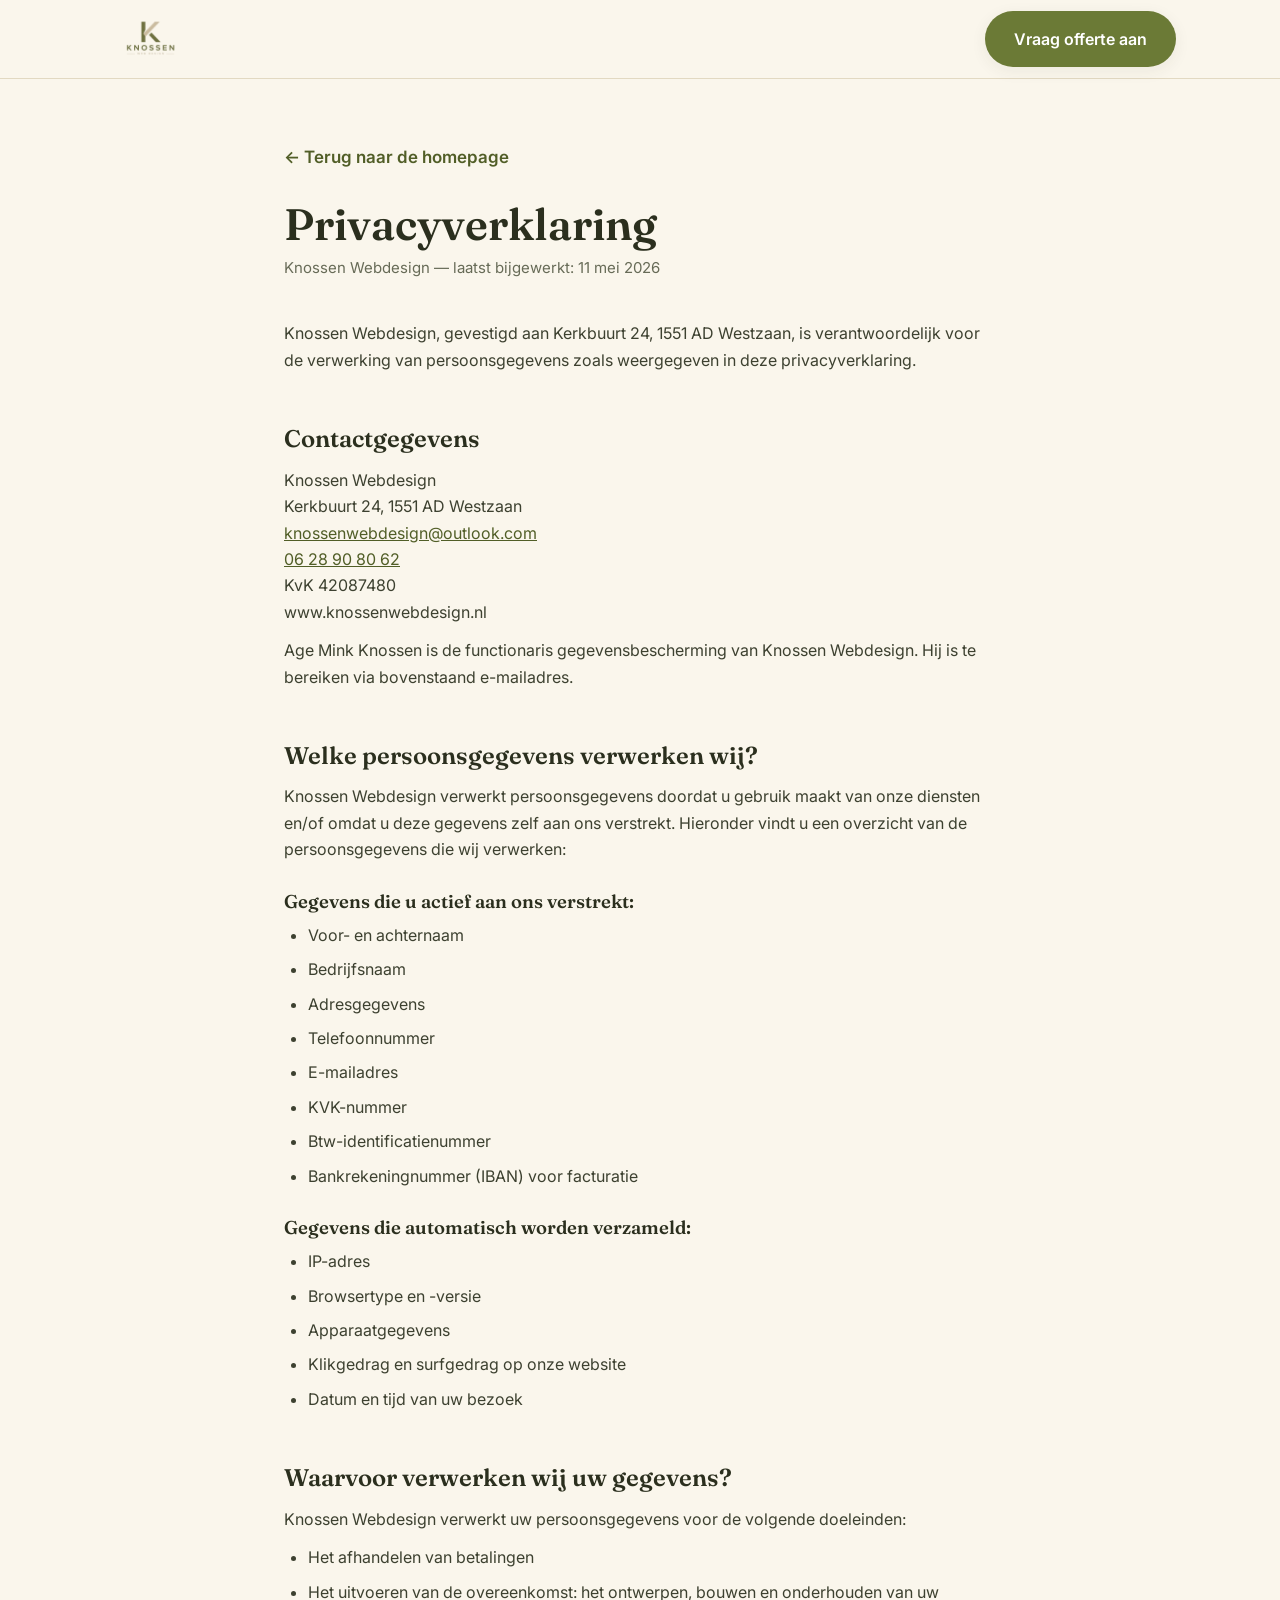
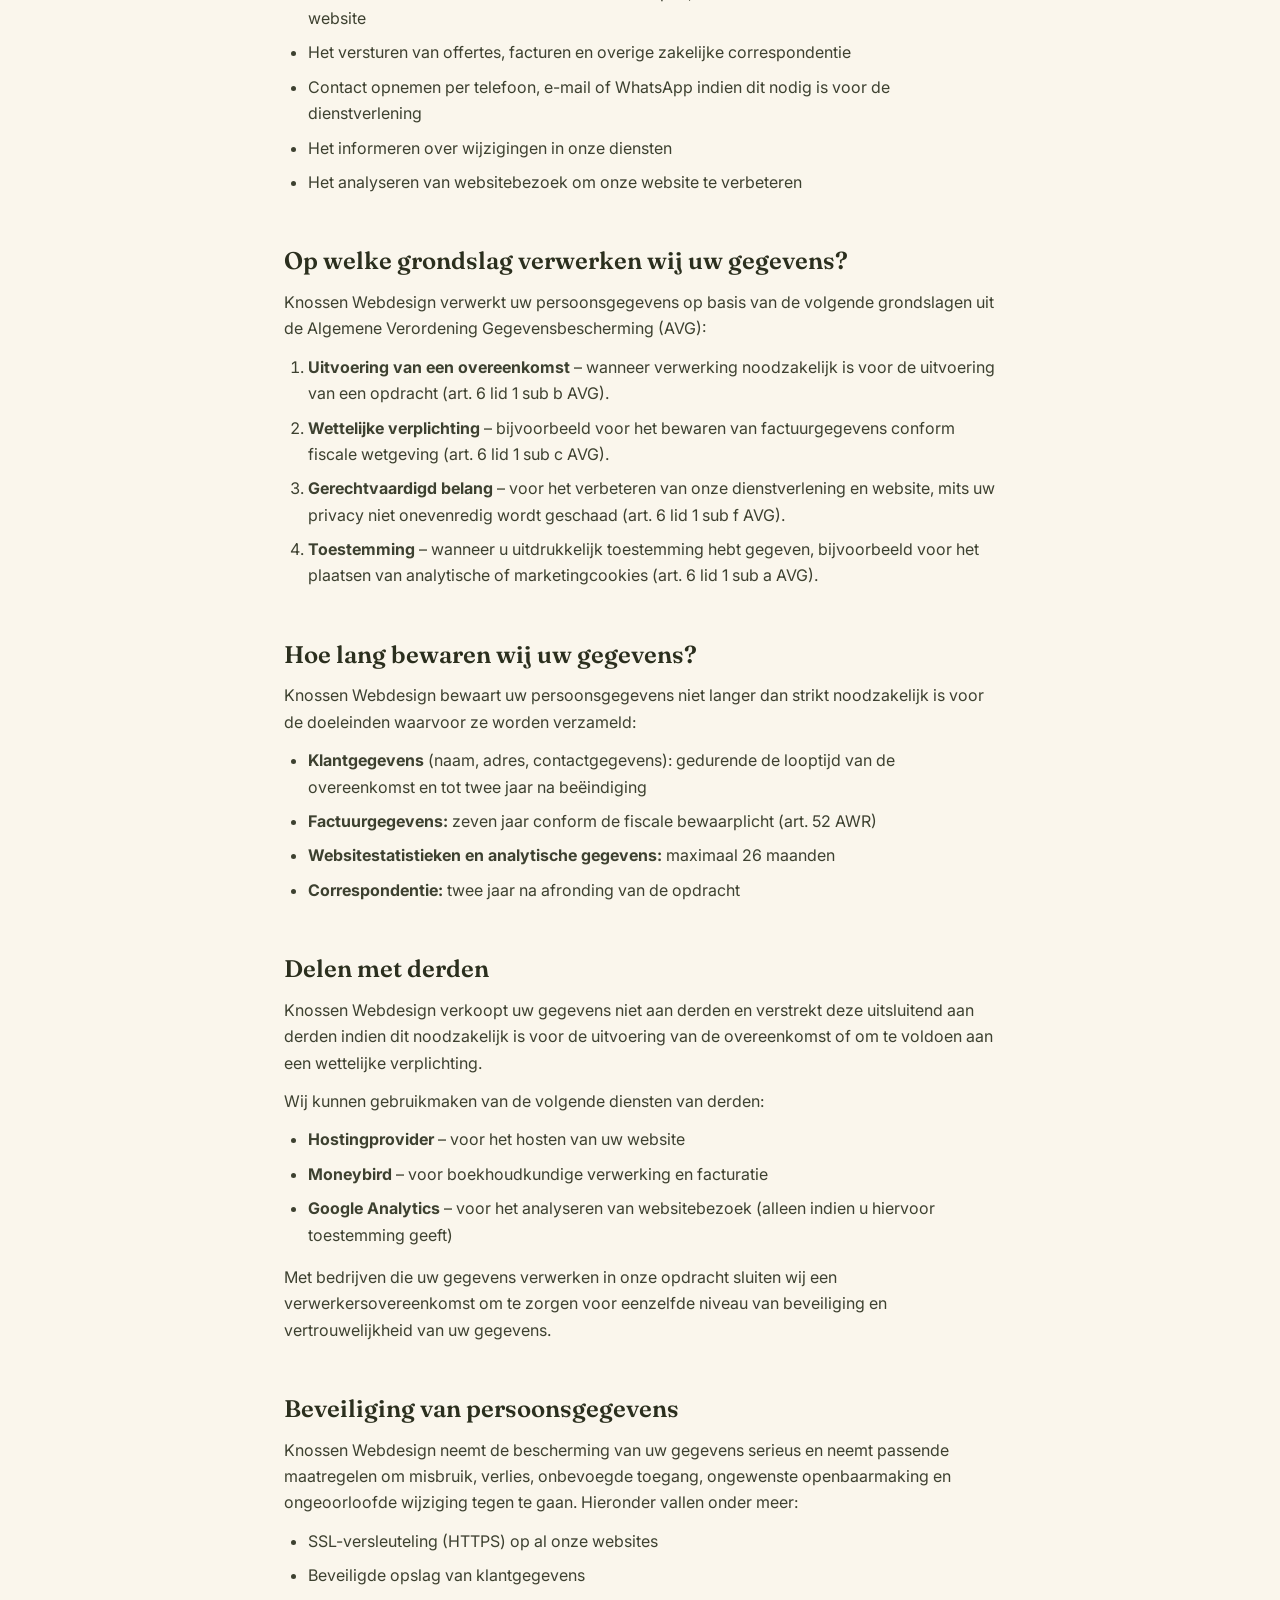
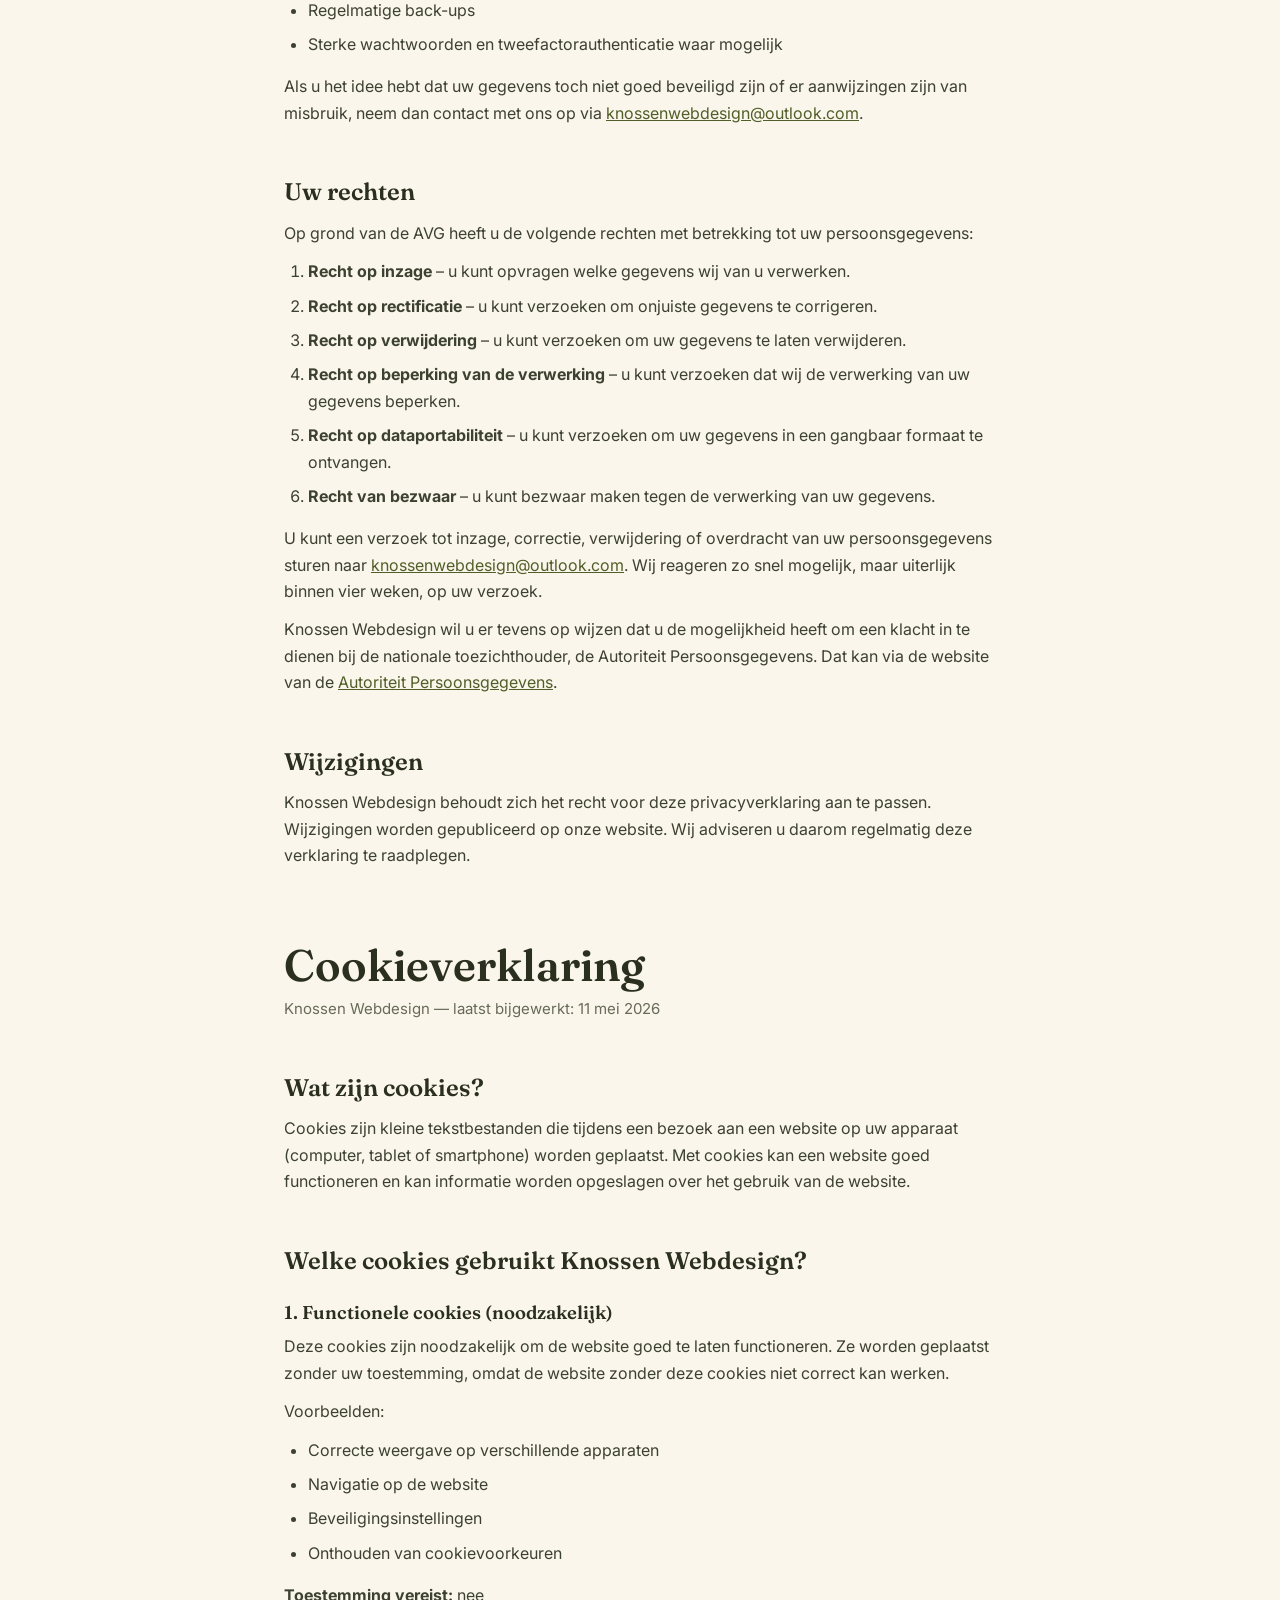
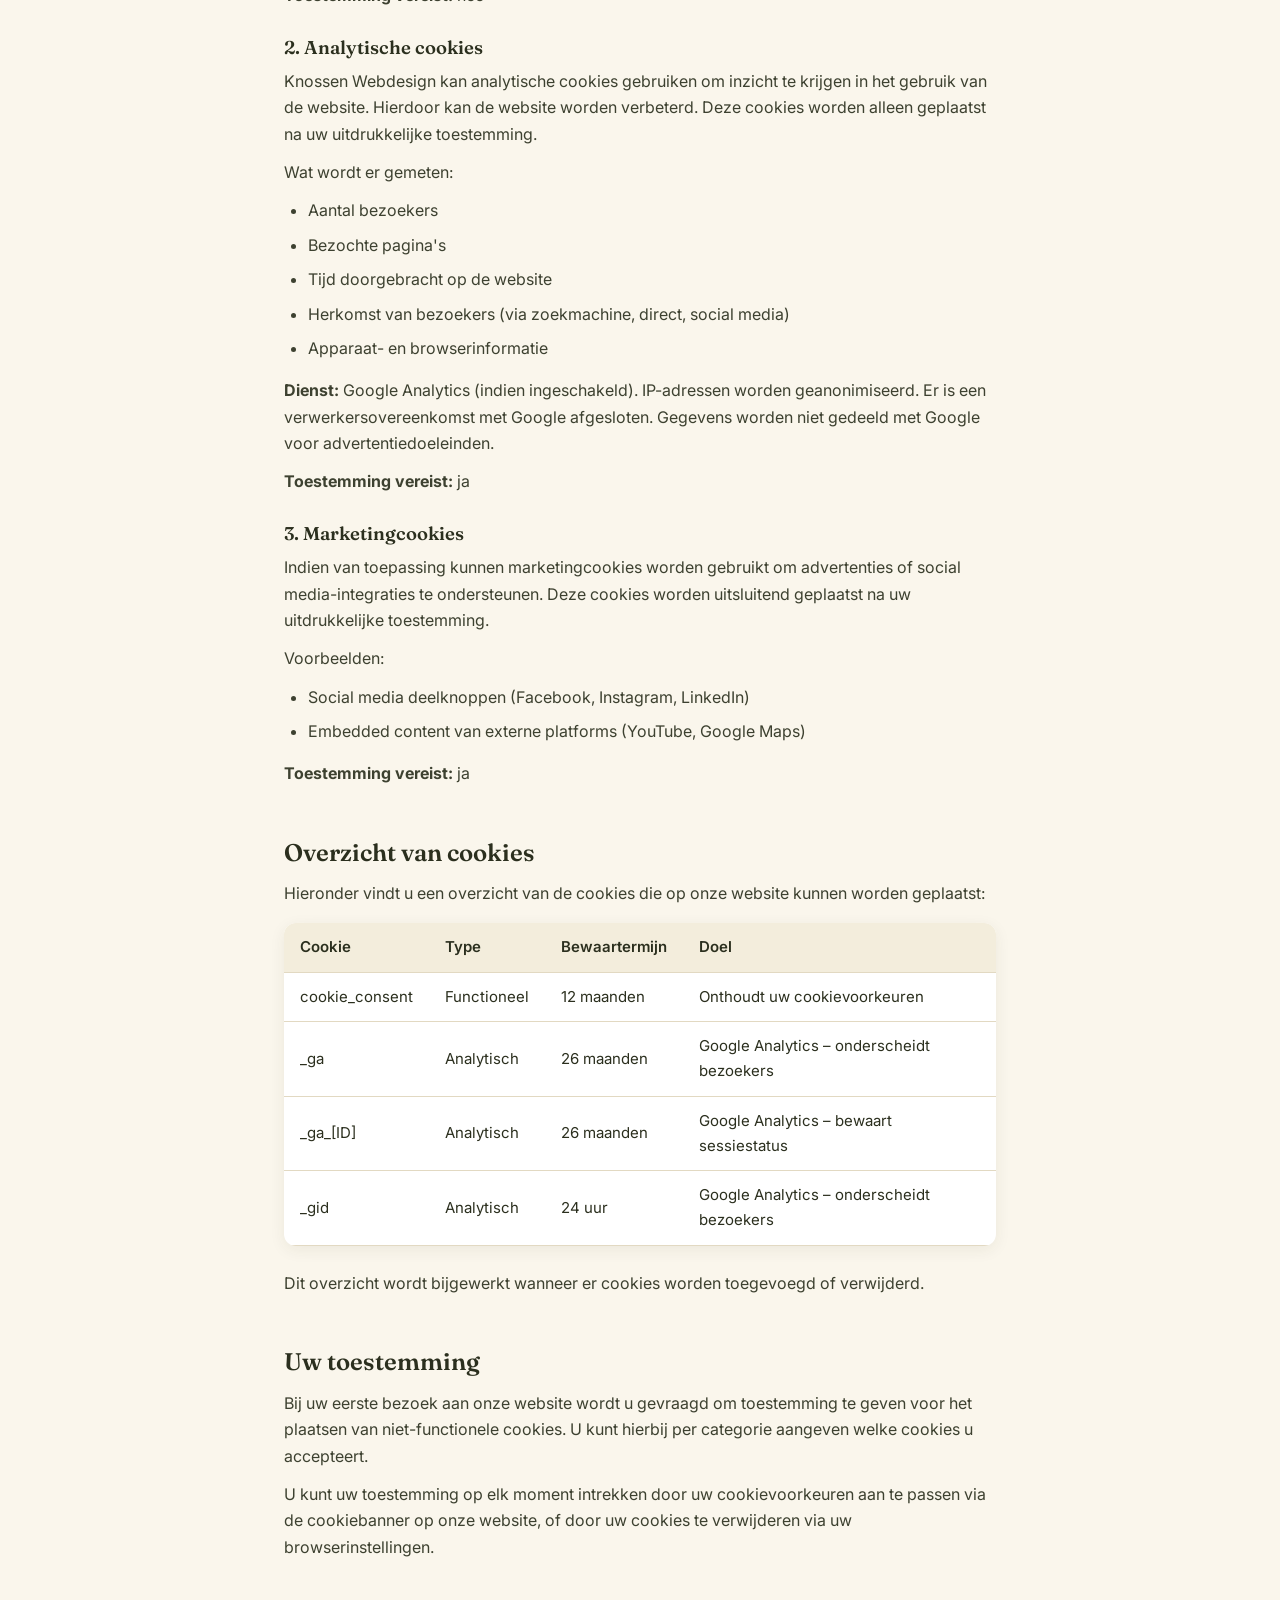
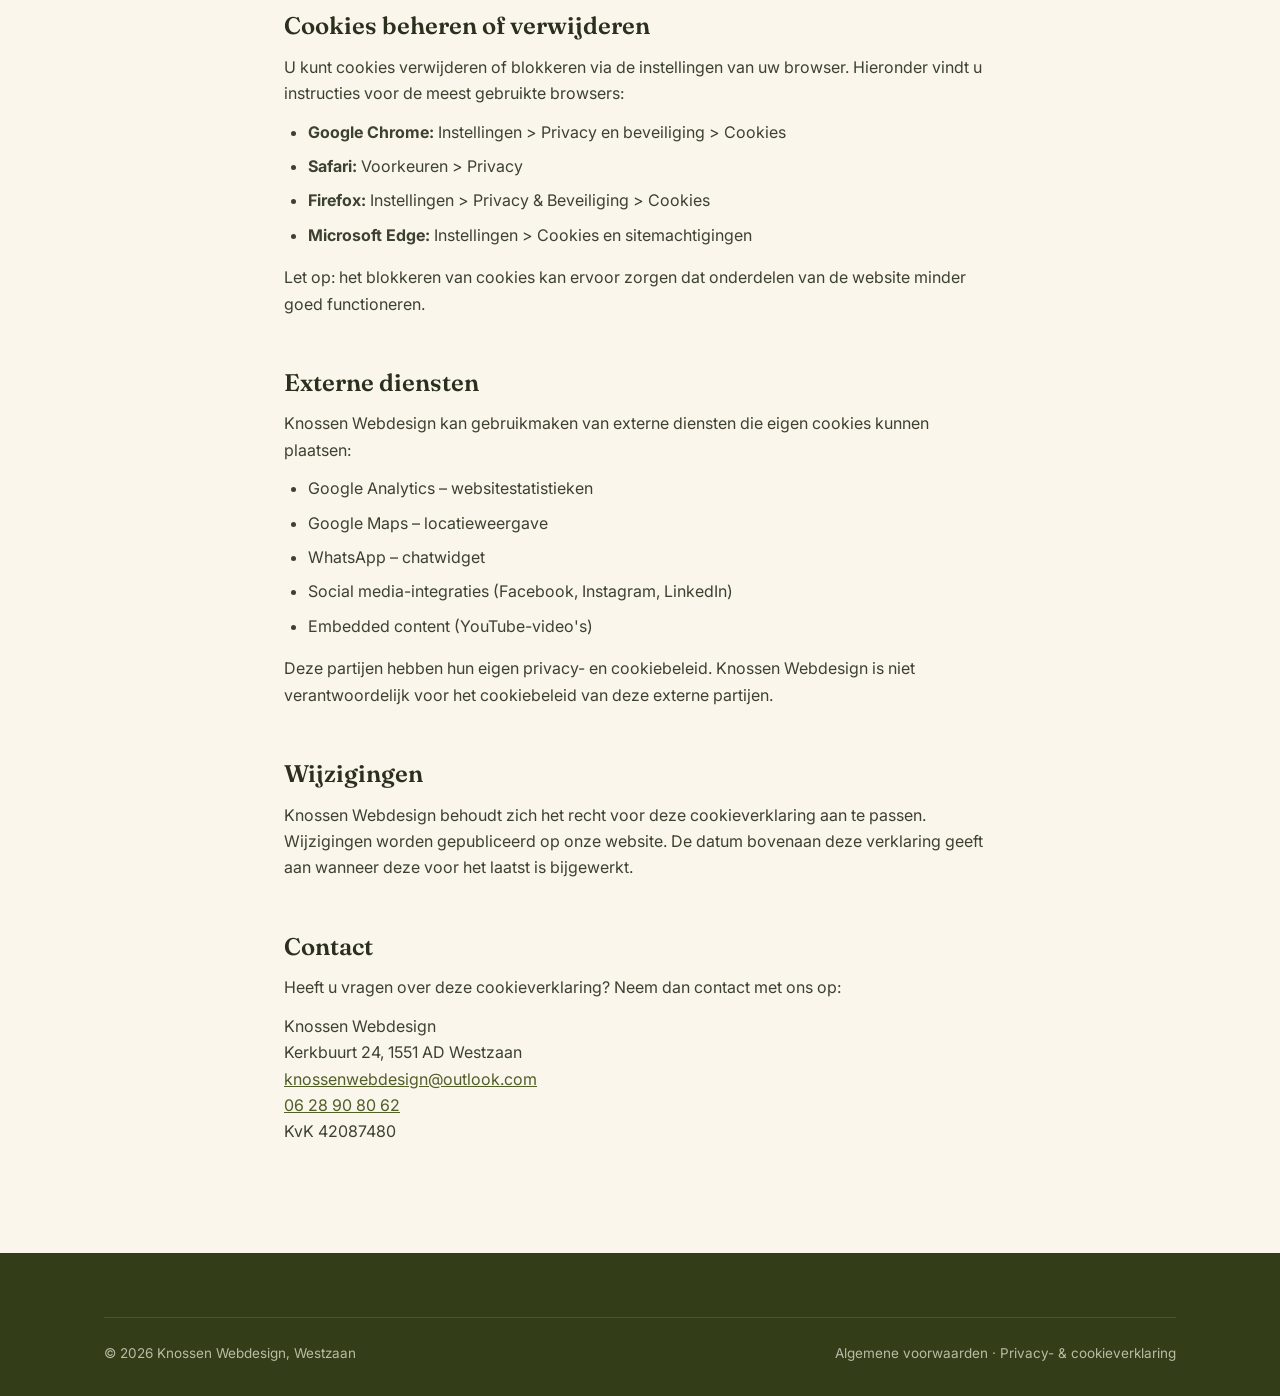
<file: privacy-en-cookies.html>
<!DOCTYPE html>
<html lang="nl">
<head>
  <meta charset="UTF-8">
  <meta name="viewport" content="width=device-width, initial-scale=1.0">
  <meta name="description" content="Privacy- en cookieverklaring van Knossen Webdesign, gevestigd te Westzaan.">
  <link rel="canonical" href="https://knossenwebdesign.nl/privacy-en-cookies.html">
  <title>Privacy- &amp; cookieverklaring — Knossen Webdesign</title>
  <link rel="icon" type="image/png" href="logo.png">
  <link rel="preconnect" href="https://fonts.googleapis.com">
  <link rel="preconnect" href="https://fonts.gstatic.com" crossorigin>
  <link href="https://fonts.googleapis.com/css2?family=Inter:wght@400;500;600;700&family=Fraunces:opsz,wght@9..144,500;9..144,600&display=swap" rel="stylesheet">
  <link rel="stylesheet" href="style.css">
</head>
<body>

  <header class="site-header">
    <div class="container nav">
      <a class="nav-logo" href="index.html" aria-label="Knossen Webdesign — naar home">
        <img src="logo.png" alt="Knossen Webdesign logo">
      </a>
      <ul class="nav-links">
        <li><a class="btn btn-primary" href="index.html#contact">Vraag offerte aan</a></li>
      </ul>
    </div>
  </header>

  <main class="juridisch">
    <a class="terug" href="index.html">← Terug naar de homepage</a>
    <h1>Privacyverklaring</h1>
    <p class="bijgewerkt">Knossen Webdesign — laatst bijgewerkt: 11 mei 2026</p>

    <p>Knossen Webdesign, gevestigd aan Kerkbuurt 24, 1551 AD Westzaan, is verantwoordelijk voor de verwerking van persoonsgegevens zoals weergegeven in deze privacyverklaring.</p>

    <h2>Contactgegevens</h2>
    <p>
      Knossen Webdesign<br>
      Kerkbuurt 24, 1551 AD Westzaan<br>
      <a href="mailto:knossenwebdesign@outlook.com">knossenwebdesign@outlook.com</a><br>
      <a href="tel:+31628908062">06 28 90 80 62</a><br>
      KvK 42087480<br>
      www.knossenwebdesign.nl
    </p>
    <p>Age Mink Knossen is de functionaris gegevensbescherming van Knossen Webdesign. Hij is te bereiken via bovenstaand e-mailadres.</p>

    <h2>Welke persoonsgegevens verwerken wij?</h2>
    <p>Knossen Webdesign verwerkt persoonsgegevens doordat u gebruik maakt van onze diensten en/of omdat u deze gegevens zelf aan ons verstrekt. Hieronder vindt u een overzicht van de persoonsgegevens die wij verwerken:</p>
    <h3>Gegevens die u actief aan ons verstrekt:</h3>
    <ul>
      <li>Voor- en achternaam</li>
      <li>Bedrijfsnaam</li>
      <li>Adresgegevens</li>
      <li>Telefoonnummer</li>
      <li>E-mailadres</li>
      <li>KVK-nummer</li>
      <li>Btw-identificatienummer</li>
      <li>Bankrekeningnummer (IBAN) voor facturatie</li>
    </ul>
    <h3>Gegevens die automatisch worden verzameld:</h3>
    <ul>
      <li>IP-adres</li>
      <li>Browsertype en -versie</li>
      <li>Apparaatgegevens</li>
      <li>Klikgedrag en surfgedrag op onze website</li>
      <li>Datum en tijd van uw bezoek</li>
    </ul>

    <h2>Waarvoor verwerken wij uw gegevens?</h2>
    <p>Knossen Webdesign verwerkt uw persoonsgegevens voor de volgende doeleinden:</p>
    <ul>
      <li>Het afhandelen van betalingen</li>
      <li>Het uitvoeren van de overeenkomst: het ontwerpen, bouwen en onderhouden van uw website</li>
      <li>Het versturen van offertes, facturen en overige zakelijke correspondentie</li>
      <li>Contact opnemen per telefoon, e-mail of WhatsApp indien dit nodig is voor de dienstverlening</li>
      <li>Het informeren over wijzigingen in onze diensten</li>
      <li>Het analyseren van websitebezoek om onze website te verbeteren</li>
    </ul>

    <h2>Op welke grondslag verwerken wij uw gegevens?</h2>
    <p>Knossen Webdesign verwerkt uw persoonsgegevens op basis van de volgende grondslagen uit de Algemene Verordening Gegevensbescherming (AVG):</p>
    <ol>
      <li><strong>Uitvoering van een overeenkomst</strong> – wanneer verwerking noodzakelijk is voor de uitvoering van een opdracht (art. 6 lid 1 sub b AVG).</li>
      <li><strong>Wettelijke verplichting</strong> – bijvoorbeeld voor het bewaren van factuurgegevens conform fiscale wetgeving (art. 6 lid 1 sub c AVG).</li>
      <li><strong>Gerechtvaardigd belang</strong> – voor het verbeteren van onze dienstverlening en website, mits uw privacy niet onevenredig wordt geschaad (art. 6 lid 1 sub f AVG).</li>
      <li><strong>Toestemming</strong> – wanneer u uitdrukkelijk toestemming hebt gegeven, bijvoorbeeld voor het plaatsen van analytische of marketingcookies (art. 6 lid 1 sub a AVG).</li>
    </ol>

    <h2>Hoe lang bewaren wij uw gegevens?</h2>
    <p>Knossen Webdesign bewaart uw persoonsgegevens niet langer dan strikt noodzakelijk is voor de doeleinden waarvoor ze worden verzameld:</p>
    <ul>
      <li><strong>Klantgegevens</strong> (naam, adres, contactgegevens): gedurende de looptijd van de overeenkomst en tot twee jaar na beëindiging</li>
      <li><strong>Factuurgegevens:</strong> zeven jaar conform de fiscale bewaarplicht (art. 52 AWR)</li>
      <li><strong>Websitestatistieken en analytische gegevens:</strong> maximaal 26 maanden</li>
      <li><strong>Correspondentie:</strong> twee jaar na afronding van de opdracht</li>
    </ul>

    <h2>Delen met derden</h2>
    <p>Knossen Webdesign verkoopt uw gegevens niet aan derden en verstrekt deze uitsluitend aan derden indien dit noodzakelijk is voor de uitvoering van de overeenkomst of om te voldoen aan een wettelijke verplichting.</p>
    <p>Wij kunnen gebruikmaken van de volgende diensten van derden:</p>
    <ul>
      <li><strong>Hostingprovider</strong> – voor het hosten van uw website</li>
      <li><strong>Moneybird</strong> – voor boekhoudkundige verwerking en facturatie</li>
      <li><strong>Google Analytics</strong> – voor het analyseren van websitebezoek (alleen indien u hiervoor toestemming geeft)</li>
    </ul>
    <p>Met bedrijven die uw gegevens verwerken in onze opdracht sluiten wij een verwerkersovereenkomst om te zorgen voor eenzelfde niveau van beveiliging en vertrouwelijkheid van uw gegevens.</p>

    <h2>Beveiliging van persoonsgegevens</h2>
    <p>Knossen Webdesign neemt de bescherming van uw gegevens serieus en neemt passende maatregelen om misbruik, verlies, onbevoegde toegang, ongewenste openbaarmaking en ongeoorloofde wijziging tegen te gaan. Hieronder vallen onder meer:</p>
    <ul>
      <li>SSL-versleuteling (HTTPS) op al onze websites</li>
      <li>Beveiligde opslag van klantgegevens</li>
      <li>Regelmatige back-ups</li>
      <li>Sterke wachtwoorden en tweefactorauthenticatie waar mogelijk</li>
    </ul>
    <p>Als u het idee hebt dat uw gegevens toch niet goed beveiligd zijn of er aanwijzingen zijn van misbruik, neem dan contact met ons op via <a href="mailto:knossenwebdesign@outlook.com">knossenwebdesign@outlook.com</a>.</p>

    <h2>Uw rechten</h2>
    <p>Op grond van de AVG heeft u de volgende rechten met betrekking tot uw persoonsgegevens:</p>
    <ol>
      <li><strong>Recht op inzage</strong> – u kunt opvragen welke gegevens wij van u verwerken.</li>
      <li><strong>Recht op rectificatie</strong> – u kunt verzoeken om onjuiste gegevens te corrigeren.</li>
      <li><strong>Recht op verwijdering</strong> – u kunt verzoeken om uw gegevens te laten verwijderen.</li>
      <li><strong>Recht op beperking van de verwerking</strong> – u kunt verzoeken dat wij de verwerking van uw gegevens beperken.</li>
      <li><strong>Recht op dataportabiliteit</strong> – u kunt verzoeken om uw gegevens in een gangbaar formaat te ontvangen.</li>
      <li><strong>Recht van bezwaar</strong> – u kunt bezwaar maken tegen de verwerking van uw gegevens.</li>
    </ol>
    <p>U kunt een verzoek tot inzage, correctie, verwijdering of overdracht van uw persoonsgegevens sturen naar <a href="mailto:knossenwebdesign@outlook.com">knossenwebdesign@outlook.com</a>. Wij reageren zo snel mogelijk, maar uiterlijk binnen vier weken, op uw verzoek.</p>
    <p>Knossen Webdesign wil u er tevens op wijzen dat u de mogelijkheid heeft om een klacht in te dienen bij de nationale toezichthouder, de Autoriteit Persoonsgegevens. Dat kan via de website van de <a href="https://www.autoriteitpersoonsgegevens.nl" target="_blank" rel="noopener">Autoriteit Persoonsgegevens</a>.</p>

    <h2>Wijzigingen</h2>
    <p>Knossen Webdesign behoudt zich het recht voor deze privacyverklaring aan te passen. Wijzigingen worden gepubliceerd op onze website. Wij adviseren u daarom regelmatig deze verklaring te raadplegen.</p>

    <h1 id="cookies" style="margin-top:72px;">Cookieverklaring</h1>
    <p class="bijgewerkt">Knossen Webdesign — laatst bijgewerkt: 11 mei 2026</p>

    <h2>Wat zijn cookies?</h2>
    <p>Cookies zijn kleine tekstbestanden die tijdens een bezoek aan een website op uw apparaat (computer, tablet of smartphone) worden geplaatst. Met cookies kan een website goed functioneren en kan informatie worden opgeslagen over het gebruik van de website.</p>

    <h2>Welke cookies gebruikt Knossen Webdesign?</h2>
    <h3>1. Functionele cookies (noodzakelijk)</h3>
    <p>Deze cookies zijn noodzakelijk om de website goed te laten functioneren. Ze worden geplaatst zonder uw toestemming, omdat de website zonder deze cookies niet correct kan werken.</p>
    <p>Voorbeelden:</p>
    <ul>
      <li>Correcte weergave op verschillende apparaten</li>
      <li>Navigatie op de website</li>
      <li>Beveiligingsinstellingen</li>
      <li>Onthouden van cookievoorkeuren</li>
    </ul>
    <p><strong>Toestemming vereist:</strong> nee</p>

    <h3>2. Analytische cookies</h3>
    <p>Knossen Webdesign kan analytische cookies gebruiken om inzicht te krijgen in het gebruik van de website. Hierdoor kan de website worden verbeterd. Deze cookies worden alleen geplaatst na uw uitdrukkelijke toestemming.</p>
    <p>Wat wordt er gemeten:</p>
    <ul>
      <li>Aantal bezoekers</li>
      <li>Bezochte pagina's</li>
      <li>Tijd doorgebracht op de website</li>
      <li>Herkomst van bezoekers (via zoekmachine, direct, social media)</li>
      <li>Apparaat- en browserinformatie</li>
    </ul>
    <p><strong>Dienst:</strong> Google Analytics (indien ingeschakeld). IP-adressen worden geanonimiseerd. Er is een verwerkersovereenkomst met Google afgesloten. Gegevens worden niet gedeeld met Google voor advertentiedoeleinden.</p>
    <p><strong>Toestemming vereist:</strong> ja</p>

    <h3>3. Marketingcookies</h3>
    <p>Indien van toepassing kunnen marketingcookies worden gebruikt om advertenties of social media-integraties te ondersteunen. Deze cookies worden uitsluitend geplaatst na uw uitdrukkelijke toestemming.</p>
    <p>Voorbeelden:</p>
    <ul>
      <li>Social media deelknoppen (Facebook, Instagram, LinkedIn)</li>
      <li>Embedded content van externe platforms (YouTube, Google Maps)</li>
    </ul>
    <p><strong>Toestemming vereist:</strong> ja</p>

    <h2>Overzicht van cookies</h2>
    <p>Hieronder vindt u een overzicht van de cookies die op onze website kunnen worden geplaatst:</p>
    <table>
      <thead>
        <tr><th>Cookie</th><th>Type</th><th>Bewaartermijn</th><th>Doel</th></tr>
      </thead>
      <tbody>
        <tr><td>cookie_consent</td><td>Functioneel</td><td>12 maanden</td><td>Onthoudt uw cookievoorkeuren</td></tr>
        <tr><td>_ga</td><td>Analytisch</td><td>26 maanden</td><td>Google Analytics – onderscheidt bezoekers</td></tr>
        <tr><td>_ga_[ID]</td><td>Analytisch</td><td>26 maanden</td><td>Google Analytics – bewaart sessiestatus</td></tr>
        <tr><td>_gid</td><td>Analytisch</td><td>24 uur</td><td>Google Analytics – onderscheidt bezoekers</td></tr>
      </tbody>
    </table>
    <p>Dit overzicht wordt bijgewerkt wanneer er cookies worden toegevoegd of verwijderd.</p>

    <h2>Uw toestemming</h2>
    <p>Bij uw eerste bezoek aan onze website wordt u gevraagd om toestemming te geven voor het plaatsen van niet-functionele cookies. U kunt hierbij per categorie aangeven welke cookies u accepteert.</p>
    <p>U kunt uw toestemming op elk moment intrekken door uw cookievoorkeuren aan te passen via de cookiebanner op onze website, of door uw cookies te verwijderen via uw browserinstellingen.</p>

    <h2>Cookies beheren of verwijderen</h2>
    <p>U kunt cookies verwijderen of blokkeren via de instellingen van uw browser. Hieronder vindt u instructies voor de meest gebruikte browsers:</p>
    <ul>
      <li><strong>Google Chrome:</strong> Instellingen &gt; Privacy en beveiliging &gt; Cookies</li>
      <li><strong>Safari:</strong> Voorkeuren &gt; Privacy</li>
      <li><strong>Firefox:</strong> Instellingen &gt; Privacy &amp; Beveiliging &gt; Cookies</li>
      <li><strong>Microsoft Edge:</strong> Instellingen &gt; Cookies en sitemachtigingen</li>
    </ul>
    <p>Let op: het blokkeren van cookies kan ervoor zorgen dat onderdelen van de website minder goed functioneren.</p>

    <h2>Externe diensten</h2>
    <p>Knossen Webdesign kan gebruikmaken van externe diensten die eigen cookies kunnen plaatsen:</p>
    <ul>
      <li>Google Analytics – websitestatistieken</li>
      <li>Google Maps – locatieweergave</li>
      <li>WhatsApp – chatwidget</li>
      <li>Social media-integraties (Facebook, Instagram, LinkedIn)</li>
      <li>Embedded content (YouTube-video's)</li>
    </ul>
    <p>Deze partijen hebben hun eigen privacy- en cookiebeleid. Knossen Webdesign is niet verantwoordelijk voor het cookiebeleid van deze externe partijen.</p>

    <h2>Wijzigingen</h2>
    <p>Knossen Webdesign behoudt zich het recht voor deze cookieverklaring aan te passen. Wijzigingen worden gepubliceerd op onze website. De datum bovenaan deze verklaring geeft aan wanneer deze voor het laatst is bijgewerkt.</p>

    <h2>Contact</h2>
    <p>Heeft u vragen over deze cookieverklaring? Neem dan contact met ons op:</p>
    <p>
      Knossen Webdesign<br>
      Kerkbuurt 24, 1551 AD Westzaan<br>
      <a href="mailto:knossenwebdesign@outlook.com">knossenwebdesign@outlook.com</a><br>
      <a href="tel:+31628908062">06 28 90 80 62</a><br>
      KvK 42087480
    </p>
  </main>

  <footer class="site-footer">
    <div class="container">
      <div class="footer-bottom">
        <span>© 2026 Knossen Webdesign, Westzaan</span>
        <span>
          <a href="algemene-voorwaarden.html">Algemene voorwaarden</a> ·
          <a href="privacy-en-cookies.html">Privacy- &amp; cookieverklaring</a>
        </span>
      </div>
    </div>
  </footer>

</body>
</html>
</file>
<file: style.css>
/* ============================================
   Knossen Webdesign — stylesheet
   Kleuren afgeleid van het logo:
   olijfgroen + beige op een warme cremekleur
   ============================================ */

:root {
  --olive: #6B7A36;
  --olive-dark: #515E27;
  --olive-deep: #333D18;
  --beige: #D5C7A1;
  --beige-soft: #E9E0C8;
  --beige-light: #F3EDDC;
  --cream: #FAF6EC;
  --cream-deep: #F4EDDD;
  --ink: #2B2F1E;
  --muted: #676B57;
  --line: #E2D9C2;
  --white: #FFFFFF;
  --wa: #25D366;
  --radius: 18px;
  --shadow: 0 10px 30px rgba(51, 61, 24, 0.10);
  --shadow-soft: 0 4px 16px rgba(51, 61, 24, 0.07);
}

* { margin: 0; padding: 0; box-sizing: border-box; }

html { scroll-behavior: smooth; scroll-padding-top: 96px; }

body {
  font-family: "Inter", system-ui, -apple-system, sans-serif;
  font-size: 17px;
  line-height: 1.65;
  color: var(--ink);
  background: var(--cream);
  -webkit-font-smoothing: antialiased;
}

h1, h2, h3, .font-display {
  font-family: "Fraunces", Georgia, serif;
  font-weight: 600;
  line-height: 1.15;
  color: var(--ink);
}

img { max-width: 100%; display: block; }
a { color: var(--olive-dark); }

.container { max-width: 1120px; margin: 0 auto; padding: 0 24px; }

.eyebrow {
  display: inline-block;
  font-size: 13px;
  font-weight: 600;
  letter-spacing: 0.14em;
  text-transform: uppercase;
  color: var(--olive);
  margin-bottom: 14px;
}

.section { padding: 96px 0; }
.section-head { max-width: 640px; margin-bottom: 56px; }
.section-head h2 { font-size: clamp(30px, 4vw, 42px); margin-bottom: 14px; }
.section-head p { color: var(--muted); font-size: 18px; }

/* ---------- knoppen ---------- */
.btn {
  display: inline-flex;
  align-items: center;
  gap: 10px;
  padding: 14px 28px;
  border-radius: 999px;
  font-family: "Inter", sans-serif;
  font-size: 16px;
  font-weight: 600;
  text-decoration: none;
  border: 1.5px solid transparent;
  cursor: pointer;
  transition: transform .15s ease, box-shadow .15s ease, background .15s ease;
}
.btn:hover { transform: translateY(-2px); }
.btn-primary {
  background: var(--olive);
  color: var(--white);
  box-shadow: var(--shadow-soft);
  position: relative;
  overflow: hidden;
}
.btn-primary:hover { background: var(--olive-dark); box-shadow: 0 8px 22px rgba(81, 94, 39, 0.32); }
/* glans die over de knop schiet bij hover */
.btn-primary::after {
  content: "";
  position: absolute;
  top: 0;
  left: -120%;
  width: 60%;
  height: 100%;
  background: linear-gradient(100deg, transparent, rgba(255,255,255,.4), transparent);
  transform: skewX(-18deg);
}
.btn-primary:hover::after { animation: glans .7s ease; }
@keyframes glans { to { left: 130%; } }
.btn-outline { border-color: var(--olive); color: var(--olive-dark); background: transparent; }
.btn-outline:hover { background: rgba(107, 122, 54, 0.08); }
.btn-light { background: var(--white); color: var(--olive-dark); box-shadow: var(--shadow-soft); }

/* ---------- header ---------- */
.site-header {
  position: sticky;
  top: 0;
  z-index: 50;
  background: rgba(250, 246, 236, 0.92);
  backdrop-filter: blur(10px);
  border-bottom: 1px solid var(--line);
  transition: box-shadow .25s ease, background .25s ease;
}
.site-header.gescrolld {
  background: rgba(250, 246, 236, 0.97);
  box-shadow: 0 6px 24px rgba(51, 61, 24, 0.08);
}
.nav {
  display: flex;
  align-items: center;
  justify-content: space-between;
  height: 78px;
  transition: height .25s ease;
}
.site-header.gescrolld .nav { height: 66px; }
.nav-logo img { height: 62px; width: auto; transition: height .25s ease; }
.site-header.gescrolld .nav-logo img { height: 52px; }
.nav-links {
  display: flex;
  align-items: center;
  gap: 34px;
  list-style: none;
}
.nav-links a:not(.btn) {
  text-decoration: none;
  color: var(--ink);
  font-size: 15.5px;
  font-weight: 500;
  position: relative;
  padding-bottom: 4px;
  transition: color .15s ease;
}
/* groeiende onderstreping bij hover */
.nav-links a:not(.btn)::after {
  content: "";
  position: absolute;
  left: 0;
  bottom: 0;
  width: 100%;
  height: 2px;
  background: var(--olive);
  border-radius: 2px;
  transform: scaleX(0);
  transform-origin: left;
  transition: transform .25s ease;
}
.nav-links a:not(.btn):hover { color: var(--olive); }
.nav-links a:not(.btn):hover::after { transform: scaleX(1); }
.nav-toggle {
  display: none;
  background: none;
  border: none;
  cursor: pointer;
  padding: 8px;
}
.nav-toggle span {
  display: block;
  width: 24px;
  height: 2.5px;
  background: var(--ink);
  margin: 5px 0;
  border-radius: 2px;
  transition: .2s;
}

/* ---------- hero ---------- */
.hero {
  position: relative;
  overflow: hidden;
  background: var(--cream);
}
/* het Regthuys op een eigen laag, zodat het mee kan bewegen */
.hero-bg {
  position: absolute;
  inset: 0;
  z-index: 0;
  background:
    linear-gradient(90deg, var(--cream) 38%, rgba(250, 246, 236, 0.55) 62%, rgba(250, 246, 236, 0) 100%),
    url("regthuys.png") right center / cover no-repeat;
  will-change: transform;
  transform: translate3d(0, 0, 0);
}
/* zacht zwevende kleurvlekken */
.hero-deco { position: absolute; inset: 0; z-index: 0; pointer-events: none; }
.blob {
  position: absolute;
  border-radius: 50%;
  filter: blur(46px);
  opacity: .5;
}
.blob-1 {
  width: 320px; height: 320px;
  top: -60px; left: -40px;
  background: radial-gradient(circle, rgba(107,122,54,.34), transparent 70%);
  animation: zweef 13s ease-in-out infinite;
}
.blob-2 {
  width: 260px; height: 260px;
  bottom: -50px; left: 30%;
  background: radial-gradient(circle, rgba(213,199,161,.55), transparent 70%);
  animation: zweef 17s ease-in-out infinite reverse;
}
.blob-3 {
  width: 220px; height: 220px;
  top: 30%; right: 12%;
  background: radial-gradient(circle, rgba(107,122,54,.22), transparent 70%);
  animation: zweef 15s ease-in-out infinite 1s;
}
@keyframes zweef {
  0%, 100% { transform: translate(0, 0) scale(1); }
  33% { transform: translate(28px, -22px) scale(1.08); }
  66% { transform: translate(-20px, 18px) scale(.95); }
}
.hero .container { position: relative; z-index: 1; }
.hero-inner {
  padding: 116px 0 132px;
  max-width: 620px;
}
.hero h1 {
  font-size: clamp(38px, 5.5vw, 58px);
  margin-bottom: 22px;
}
.hero h1 em {
  position: relative;
  font-style: italic;
  color: var(--olive);
  white-space: nowrap;
}
/* handgetekende lijn die zichzelf tekent onder 'werkt' */
.onderstreep {
  position: absolute;
  left: -2%;
  bottom: -.16em;
  width: 104%;
  height: .42em;
  overflow: visible;
}
.onderstreep path {
  stroke-dasharray: 230;
  stroke-dashoffset: 230;
  animation: teken 1s ease-out 1.1s forwards;
}
@keyframes teken { to { stroke-dashoffset: 0; } }
.hero p.lead {
  font-size: 19px;
  color: var(--muted);
  max-width: 520px;
  margin-bottom: 34px;
}
.hero-cta { display: flex; flex-wrap: wrap; gap: 14px; margin-bottom: 38px; }
.hero-usps {
  display: flex;
  flex-wrap: wrap;
  gap: 10px 26px;
  list-style: none;
  font-size: 14.5px;
  color: var(--muted);
  font-weight: 500;
}
.hero-usps li { display: flex; align-items: center; gap: 8px; }
.hero-usps svg { flex: none; }

/* pulserende status-indicator */
.status-dot {
  display: inline-block;
  width: 9px; height: 9px;
  margin-right: 9px;
  border-radius: 50%;
  background: var(--olive);
  position: relative;
  vertical-align: middle;
}
.status-dot::after {
  content: "";
  position: absolute;
  inset: 0;
  border-radius: 50%;
  background: var(--olive);
  animation: dot-puls 2s ease-out infinite;
}
@keyframes dot-puls {
  0% { transform: scale(1); opacity: .7; }
  70%, 100% { transform: scale(3.2); opacity: 0; }
}

/* scroll-hint onderaan de hero */
.scroll-hint {
  position: absolute;
  left: 50%;
  bottom: 26px;
  transform: translateX(-50%);
  z-index: 1;
  display: flex;
  flex-direction: column;
  align-items: center;
  gap: 4px;
  text-decoration: none;
  color: var(--muted);
  font-size: 12px;
  font-weight: 600;
  letter-spacing: .08em;
  text-transform: uppercase;
  animation: hint-op-neer 2.2s ease-in-out infinite;
}
.scroll-hint svg { width: 22px; height: 22px; }
.scroll-hint:hover { color: var(--olive); }
@keyframes hint-op-neer {
  0%, 100% { transform: translate(-50%, 0); }
  50% { transform: translate(-50%, 8px); }
}

/* ---------- diensten ---------- */
.pakketten {
  display: grid;
  grid-template-columns: 1fr 1fr;
  gap: 28px;
  align-items: stretch;
}
.pakket {
  background: var(--white);
  border: 1px solid var(--line);
  border-radius: var(--radius);
  padding: 40px 36px;
  display: flex;
  flex-direction: column;
  box-shadow: var(--shadow-soft);
}
.pakket.featured {
  background: linear-gradient(160deg, #75843D 0%, var(--olive-dark) 100%);
  border: none;
  color: var(--cream);
  box-shadow: var(--shadow);
}
.pakket.featured h3, .pakket.featured .pakket-sub { color: var(--white); }
.pakket.featured .pakket-sub { opacity: .85; }
.pakket-badge {
  align-self: flex-start;
  font-size: 12px;
  font-weight: 700;
  letter-spacing: .1em;
  text-transform: uppercase;
  background: var(--beige);
  color: var(--olive-deep);
  border-radius: 999px;
  padding: 5px 14px;
  margin-bottom: 18px;
}
.pakket h3 { font-size: 27px; margin-bottom: 6px; }
.pakket-sub { color: var(--olive); font-weight: 600; font-size: 15px; margin-bottom: 14px; }
.pakket > p { font-size: 15.5px; margin-bottom: 24px; }
.pakket.featured > p { opacity: .92; }
.pakket ul { list-style: none; margin-bottom: 30px; flex: 1; }
.pakket ul li {
  display: flex;
  align-items: flex-start;
  gap: 11px;
  padding: 7px 0;
  font-size: 15.5px;
}
.pakket ul svg { flex: none; margin-top: 4px; }
.pakket .btn { align-self: flex-start; }
.pakket.featured .btn { background: var(--cream); color: var(--olive-deep); }

/* onderhoud-kaart */
.onderhoud {
  margin-top: 28px;
  background: var(--beige-light);
  border: 1px dashed var(--beige);
  border-radius: var(--radius);
  padding: 40px 36px;
}
.onderhoud .pakket-badge { display: inline-block; background: var(--olive); color: var(--cream); margin-bottom: 24px; }
.onderhoud h3 { font-size: 26px; margin-bottom: 6px; }
.onderhoud-grid {
  display: grid;
  grid-template-columns: 1.1fr 1fr;
  gap: 36px;
  align-items: center;
}
.onderhoud ul {
  list-style: none;
  display: grid;
  grid-template-columns: 1fr 1fr;
  gap: 8px 20px;
}
.onderhoud ul li { display: flex; gap: 10px; align-items: flex-start; font-size: 15px; padding: 4px 0; }
.onderhoud ul svg { flex: none; margin-top: 4px; }
.onderhoud .btn { margin-top: 22px; }

.diensten-note {
  margin-top: 36px;
  text-align: center;
  color: var(--muted);
  font-size: 15px;
}

/* ---------- werkwijze ---------- */
.werkwijze { background: var(--cream-deep); }
.stappen {
  display: grid;
  grid-template-columns: repeat(4, 1fr);
  gap: 24px;
  counter-reset: stap;
}
.stap {
  background: var(--white);
  border: 1px solid var(--line);
  border-radius: var(--radius);
  padding: 30px 26px;
}
.stap-num {
  font-family: "Fraunces", serif;
  font-size: 34px;
  font-weight: 600;
  color: var(--beige);
  display: inline-block;
  margin-bottom: 10px;
  animation: getal-zweef 4.5s ease-in-out infinite;
}
.stap:nth-child(2) .stap-num { animation-delay: .5s; }
.stap:nth-child(3) .stap-num { animation-delay: 1s; }
.stap:nth-child(4) .stap-num { animation-delay: 1.5s; }
@keyframes getal-zweef {
  0%, 100% { transform: translateY(0); }
  50% { transform: translateY(-7px); }
}
.stap h3 { font-size: 19px; margin-bottom: 8px; }
.stap p { font-size: 14.5px; color: var(--muted); }

/* ---------- recent werk ---------- */
.werk { background: var(--cream-deep); }
.werk-grid {
  display: grid;
  grid-template-columns: 1fr 1fr;
  gap: 28px;
}
.werk-kaart {
  position: relative;
  display: block;
  aspect-ratio: 4 / 3;
  border-radius: var(--radius);
  overflow: hidden;
  text-decoration: none;
  background: var(--olive-deep);
  box-shadow: var(--shadow-soft);
  transition: transform .3s ease, box-shadow .3s ease, opacity .7s ease;
}
.werk-kaart.in-beeld:hover { transform: translateY(-6px); box-shadow: var(--shadow); }
.werk-media {
  position: absolute;
  inset: 0;
  width: 100%;
  height: 100%;
  object-fit: cover;
  display: block;
  transition: transform .6s ease;
}
.werk-kaart:hover .werk-media { transform: scale(1.05); }
.werk-overlay {
  position: absolute;
  inset: 0;
  display: flex;
  flex-direction: column;
  align-items: flex-start;
  justify-content: flex-end;
  gap: 8px;
  padding: 30px 30px 28px;
  color: #fff;
  background: linear-gradient(to top,
    rgba(30, 34, 20, 0.88) 0%,
    rgba(30, 34, 20, 0.55) 34%,
    rgba(30, 34, 20, 0.1) 62%,
    rgba(30, 34, 20, 0) 100%);
}
.werk-overlay h3 { color: #fff; font-size: 25px; }
.werk-overlay > p {
  color: rgba(255, 255, 255, 0.86);
  font-size: 14.5px;
  max-width: 90%;
  margin-bottom: 4px;
}
.werk-tag {
  font-size: 12px;
  font-weight: 600;
  letter-spacing: .05em;
  text-transform: uppercase;
  color: #fff;
  background: rgba(255, 255, 255, 0.18);
  backdrop-filter: blur(4px);
  border: 1px solid rgba(255, 255, 255, 0.28);
  border-radius: 999px;
  padding: 5px 13px;
}
.werk-link {
  display: inline-flex;
  align-items: center;
  gap: 7px;
  font-weight: 600;
  font-size: 15px;
  color: #fff;
}
.werk-link svg { transition: transform .2s ease; }
.werk-kaart:hover .werk-link svg { transform: translate(3px, -3px); }

/* ---------- over mij ---------- */
.over-grid {
  display: grid;
  grid-template-columns: 380px 1fr;
  gap: 64px;
  align-items: center;
}
.over-foto { position: relative; }
.over-foto img {
  border-radius: var(--radius);
  box-shadow: var(--shadow);
  aspect-ratio: 4 / 5;
  object-fit: cover;
  width: 100%;
}
.over-foto::before {
  content: "";
  position: absolute;
  inset: 18px -18px -18px 18px;
  border: 2px solid var(--beige);
  border-radius: var(--radius);
  z-index: -1;
}
.over-tekst h2 { font-size: clamp(30px, 4vw, 40px); margin-bottom: 8px; }
.over-tekst .over-sub { color: var(--olive); font-weight: 600; margin-bottom: 20px; }
.over-tekst p { margin-bottom: 16px; color: #3D4130; }
.over-quote {
  margin-top: 26px;
  padding: 22px 26px;
  background: var(--beige-light);
  border-left: 4px solid var(--olive);
  border-radius: 0 12px 12px 0;
  font-family: "Fraunces", serif;
  font-size: 19px;
  font-style: italic;
  color: var(--olive-deep);
}

/* ---------- contact ---------- */
.contact { background: var(--cream-deep); }
.contact-grid {
  display: grid;
  grid-template-columns: 1fr 1.25fr;
  gap: 48px;
  align-items: start;
}
.contact-info h2 { font-size: clamp(30px, 4vw, 40px); margin-bottom: 12px; }
.contact-info > p { color: var(--muted); margin-bottom: 30px; }
.contact-kaart {
  display: flex;
  gap: 16px;
  background: var(--white);
  border: 1px solid var(--line);
  border-radius: 14px;
  padding: 20px 22px;
  margin-bottom: 14px;
  box-shadow: var(--shadow-soft);
}
.contact-kaart .icoon {
  flex: none;
  width: 44px;
  height: 44px;
  border-radius: 12px;
  background: var(--beige-light);
  display: flex;
  align-items: center;
  justify-content: center;
  color: var(--olive-dark);
}
.contact-kaart h3 { font-size: 16.5px; margin-bottom: 2px; }
.contact-kaart p { font-size: 15px; color: var(--muted); }
.contact-kaart a { color: var(--olive-dark); font-weight: 600; text-decoration: none; }
.contact-kaart a:hover { text-decoration: underline; }

.formulier {
  background: var(--white);
  border: 1px solid var(--line);
  border-radius: var(--radius);
  padding: 38px 36px;
  box-shadow: var(--shadow);
}
.formulier h3 { font-size: 23px; margin-bottom: 6px; }
.formulier > p { color: var(--muted); font-size: 15px; margin-bottom: 26px; }
.form-rij { display: grid; grid-template-columns: 1fr 1fr; gap: 16px; }
.veld { margin-bottom: 16px; }
.veld label {
  display: block;
  font-size: 14px;
  font-weight: 600;
  margin-bottom: 6px;
}
.veld input, .veld select, .veld textarea {
  width: 100%;
  padding: 13px 15px;
  border: 1.5px solid var(--line);
  border-radius: 10px;
  font-family: inherit;
  font-size: 15.5px;
  color: var(--ink);
  background: var(--cream);
  transition: border-color .15s;
}
.veld input:focus, .veld select:focus, .veld textarea:focus {
  outline: none;
  border-color: var(--olive);
  background: var(--white);
}
.veld textarea { resize: vertical; min-height: 130px; }
.formulier .btn { width: 100%; justify-content: center; }
.form-status {
  display: none;
  margin-top: 16px;
  padding: 14px 18px;
  border-radius: 10px;
  font-size: 15px;
  font-weight: 500;
}
.form-status.ok { display: block; background: #EAF2DC; color: #3D5215; }
.form-status.fout { display: block; background: #F8E3DC; color: #8A3B22; }

/* ---------- footer ---------- */
.site-footer {
  background: var(--olive-deep);
  color: #D9DCC8;
  padding: 64px 0 32px;
  font-size: 15px;
}
.footer-grid {
  display: grid;
  grid-template-columns: 1.4fr 1fr 1fr;
  gap: 48px;
  margin-bottom: 48px;
}
.site-footer h3 {
  color: var(--white);
  font-size: 17px;
  margin-bottom: 16px;
  font-family: "Inter", sans-serif;
  font-weight: 600;
}
.footer-merk .merknaam {
  font-family: "Fraunces", serif;
  font-size: 24px;
  color: var(--white);
  margin-bottom: 4px;
}
.footer-merk .merksub {
  letter-spacing: .18em;
  text-transform: uppercase;
  font-size: 11.5px;
  color: var(--beige);
  margin-bottom: 16px;
}
.footer-merk p { max-width: 320px; opacity: .85; }
.site-footer ul { list-style: none; }
.site-footer ul li { margin-bottom: 10px; }
.site-footer a { color: #D9DCC8; text-decoration: none; }
.site-footer a:hover { color: var(--white); text-decoration: underline; }
.footer-bottom {
  border-top: 1px solid rgba(255, 255, 255, 0.14);
  padding-top: 24px;
  display: flex;
  flex-wrap: wrap;
  gap: 12px;
  justify-content: space-between;
  font-size: 13.5px;
  opacity: .8;
}

/* ---------- whatsapp zwever ---------- */
.wa-float {
  position: fixed;
  right: 34px;
  bottom: 34px;
  z-index: 60;
  width: 70px;
  height: 70px;
  border-radius: 50%;
  background: var(--wa);
  display: flex;
  align-items: center;
  justify-content: center;
  box-shadow: 0 10px 28px rgba(0, 0, 0, 0.28);
  transition: transform .15s ease;
  animation: wa-binnen .6s cubic-bezier(.34, 1.4, .5, 1) .9s both;
}
.wa-float::before {
  content: "";
  position: absolute;
  inset: 0;
  border-radius: 50%;
  background: var(--wa);
  z-index: -1;
  animation: wa-puls 2.6s ease-out 1.6s infinite;
}
.wa-float:hover { transform: scale(1.1); }
.wa-float svg { width: 38px; height: 38px; }

@keyframes wa-binnen {
  from { opacity: 0; transform: scale(.4); }
  to { opacity: 1; transform: scale(1); }
}
@keyframes wa-puls {
  0% { transform: scale(1); opacity: .5; }
  70% { transform: scale(1.5); opacity: 0; }
  100% { transform: scale(1.5); opacity: 0; }
}

/* ---------- cookiebanner ---------- */
.cookie-banner {
  position: fixed;
  left: 22px;
  bottom: 22px;
  z-index: 70;
  max-width: 420px;
  background: var(--white);
  border: 1px solid var(--line);
  border-radius: 16px;
  padding: 24px;
  box-shadow: var(--shadow);
  display: none;
}
.cookie-banner.zichtbaar { display: block; }
.cookie-banner h3 { font-size: 17px; margin-bottom: 8px; }
.cookie-banner p { font-size: 14px; color: var(--muted); margin-bottom: 16px; }
.cookie-knoppen { display: flex; gap: 10px; flex-wrap: wrap; }
.cookie-knoppen .btn { padding: 10px 20px; font-size: 14px; }

/* ---------- animaties ---------- */
@keyframes verschijn {
  from { opacity: 0; transform: translateY(26px); }
  to { opacity: 1; transform: none; }
}

/* hero komt rustig binnen bij het laden */
.hero .eyebrow, .hero h1, .hero p.lead, .hero-cta, .hero-usps {
  animation: verschijn .8s cubic-bezier(.22, .7, .3, 1) both;
}
.hero h1 { animation-delay: .1s; }
.hero p.lead { animation-delay: .2s; }
.hero-cta { animation-delay: .3s; }
.hero-usps { animation-delay: .4s; }

/* secties schuiven in beeld tijdens het scrollen */
.reveal {
  opacity: 0;
  transform: translateY(30px);
  transition: opacity .7s ease, transform .7s cubic-bezier(.22, .7, .3, 1);
  transition-delay: var(--d, 0s);
}
.reveal.in-beeld { opacity: 1; transform: none; }

/* kaarten reageren op hover */
.pakket, .stap, .contact-kaart {
  transition: transform .25s ease, box-shadow .25s ease,
              opacity .7s ease;
}
.reveal.pakket, .reveal.stap, .reveal.contact-kaart {
  transition: transform .7s cubic-bezier(.22, .7, .3, 1), box-shadow .25s ease, opacity .7s ease;
  transition-delay: var(--d, 0s);
}
.pakket.in-beeld:hover, .pakket:not(.reveal):hover { transform: translateY(-6px); box-shadow: var(--shadow); }
.stap.in-beeld:hover { transform: translateY(-5px); box-shadow: var(--shadow-soft); }
.contact-kaart.in-beeld:hover { transform: translateY(-3px); }

/* foto en quote */
.over-foto img { transition: transform .4s ease; }
.over-foto:hover img { transform: scale(1.02) rotate(-.5deg); }

/* respecteer 'verminder beweging' */
@media (prefers-reduced-motion: reduce) {
  *, *::before, *::after { animation: none !important; transition: none !important; }
  .reveal { opacity: 1; transform: none; }
  .onderstreep path { stroke-dashoffset: 0; }
  .hero-bg { transform: none !important; }
}

/* ---------- juridische pagina's ---------- */
.juridisch {
  max-width: 760px;
  margin: 0 auto;
  padding: 64px 24px 96px;
}
.juridisch h1 { font-size: clamp(32px, 5vw, 44px); margin-bottom: 6px; }
.juridisch .bijgewerkt { color: var(--muted); font-size: 15px; margin-bottom: 40px; }
.juridisch h2 {
  font-size: 24px;
  margin: 44px 0 14px;
  padding-top: 8px;
}
.juridisch h3 { font-size: 18.5px; margin: 28px 0 10px; }
.juridisch p, .juridisch li { color: #3D4130; margin-bottom: 12px; font-size: 16px; }
.juridisch ol, .juridisch ul { padding-left: 24px; margin-bottom: 16px; }
.juridisch li { margin-bottom: 8px; }
.juridisch table {
  width: 100%;
  border-collapse: collapse;
  margin: 16px 0 24px;
  font-size: 15px;
  background: var(--white);
  border-radius: 12px;
  overflow: hidden;
  box-shadow: var(--shadow-soft);
}
.juridisch th, .juridisch td {
  text-align: left;
  padding: 12px 16px;
  border-bottom: 1px solid var(--line);
}
.juridisch th { background: var(--beige-light); font-weight: 600; }
.juridisch .terug {
  display: inline-flex;
  align-items: center;
  gap: 8px;
  font-weight: 600;
  text-decoration: none;
  margin-bottom: 28px;
  color: var(--olive-dark);
}
.juridisch .terug:hover { text-decoration: underline; }

/* ---------- responsief ---------- */
@media (max-width: 920px) {
  .pakketten, .onderhoud-grid, .over-grid, .contact-grid, .footer-grid, .werk-grid { grid-template-columns: 1fr; }
  .stappen { grid-template-columns: 1fr 1fr; }
  .over-grid { gap: 40px; }
  .over-foto { max-width: 380px; }
  .hero-bg {
    background:
      linear-gradient(180deg, rgba(250, 246, 236, 0.88) 0%, rgba(250, 246, 236, 0.82) 100%),
      url("regthuys.png") right bottom / cover no-repeat;
  }
  .scroll-hint { display: none; }
}

@media (max-width: 720px) {
  .section { padding: 64px 0; }
  .hero-inner { padding: 72px 0 88px; }
  .nav-links {
    position: absolute;
    top: 78px;
    left: 0;
    right: 0;
    flex-direction: column;
    align-items: flex-start;
    gap: 0;
    background: var(--cream);
    border-bottom: 1px solid var(--line);
    padding: 12px 24px 20px;
    display: none;
  }
  .nav-links.open { display: flex; }
  .nav-links li { width: 100%; }
  .nav-links a { display: block; padding: 12px 0; font-size: 17px; }
  .nav-links .btn { margin-top: 8px; }
  .nav-toggle { display: block; }
  .stappen { grid-template-columns: 1fr; }
  .form-rij { grid-template-columns: 1fr; }
  .onderhoud ul { grid-template-columns: 1fr; }
  .wa-float { right: 18px; bottom: 18px; width: 62px; height: 62px; }
  .wa-float svg { width: 34px; height: 34px; }
  .cookie-banner { left: 16px; right: 16px; max-width: none; bottom: 96px; }
}
</file>
